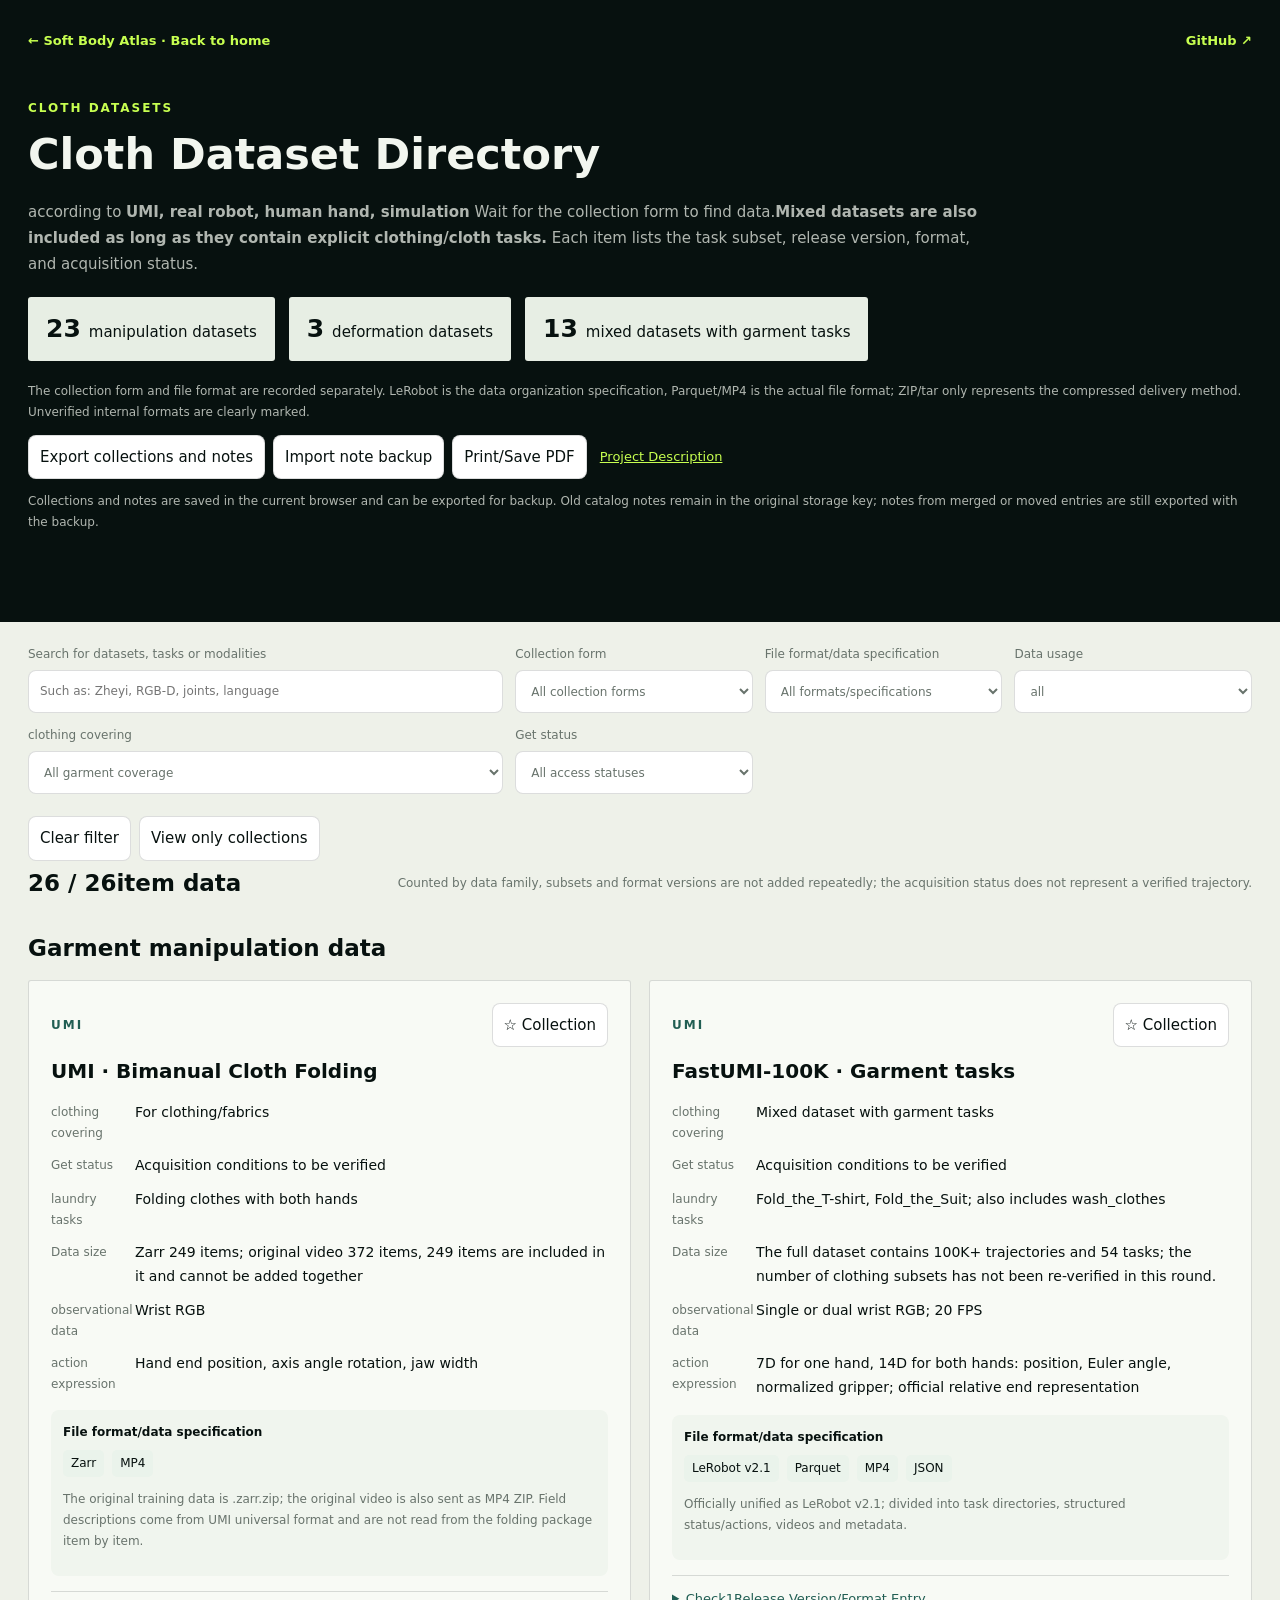
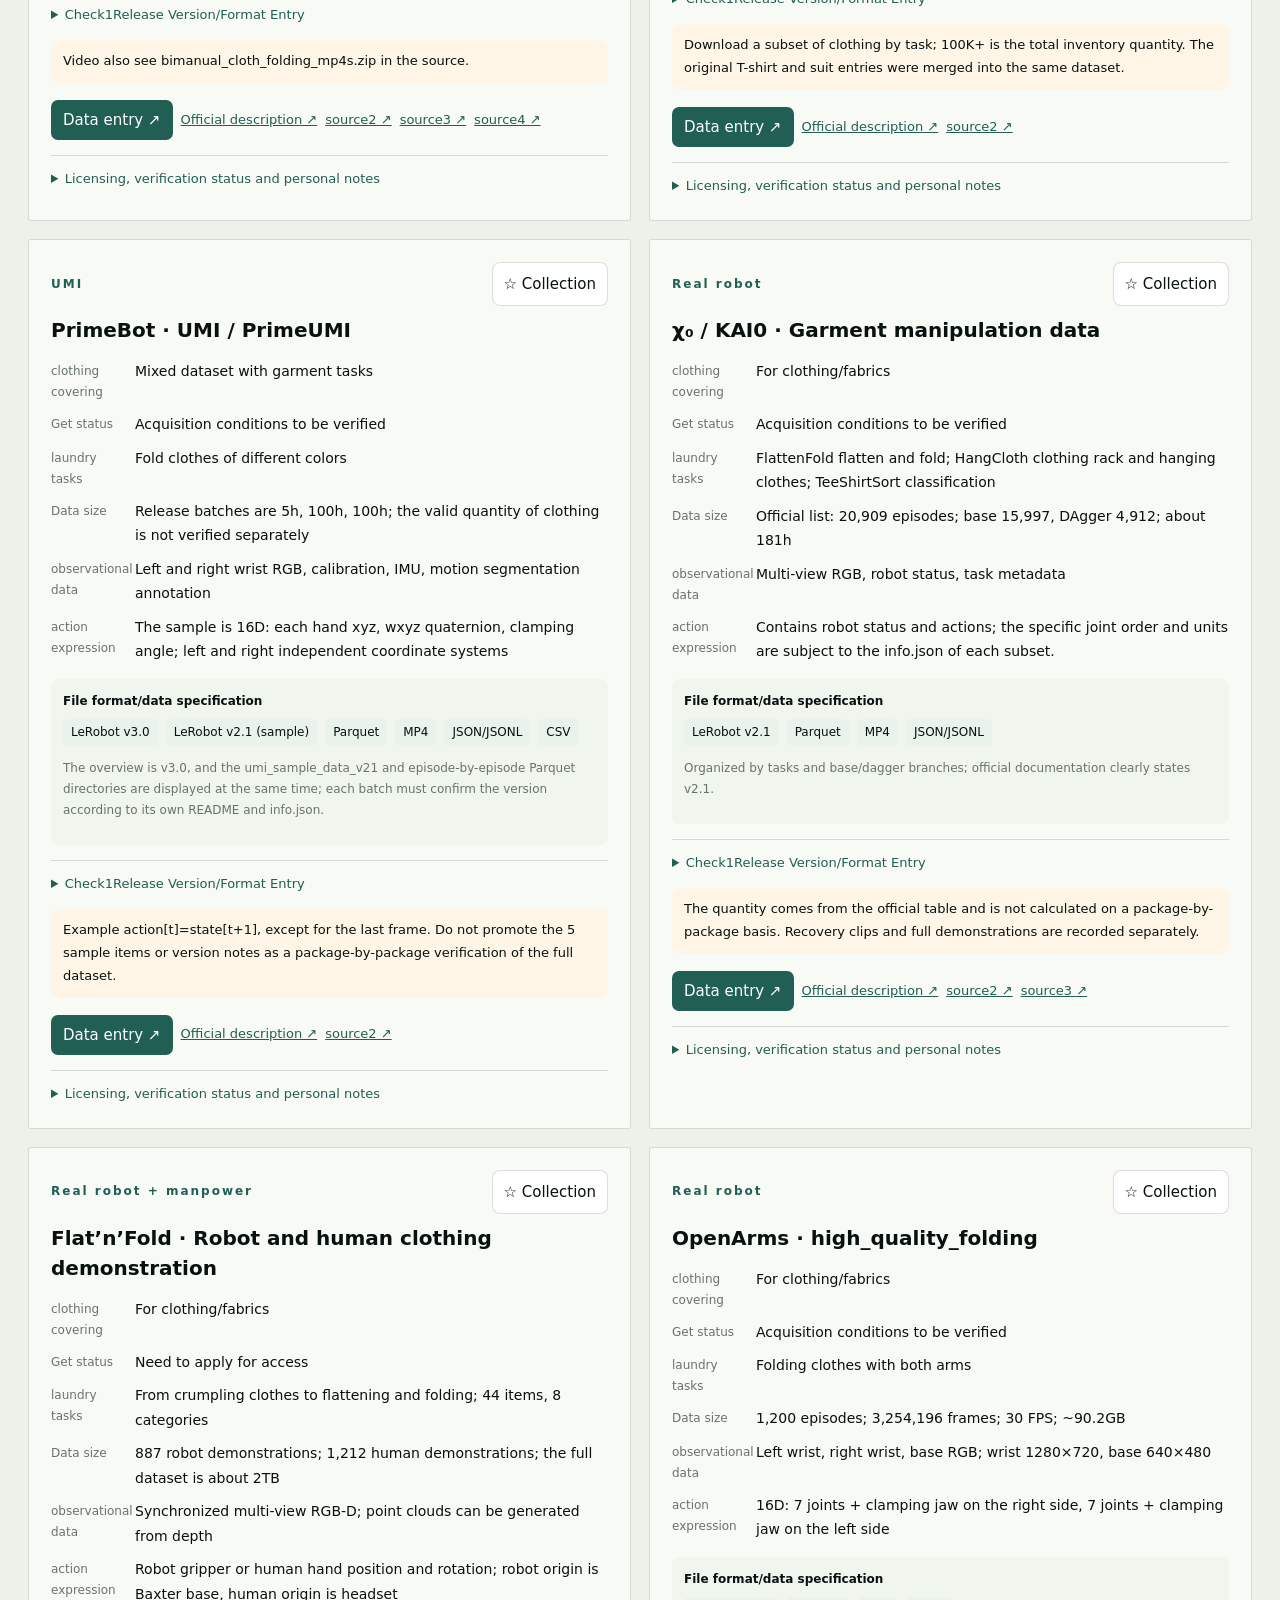
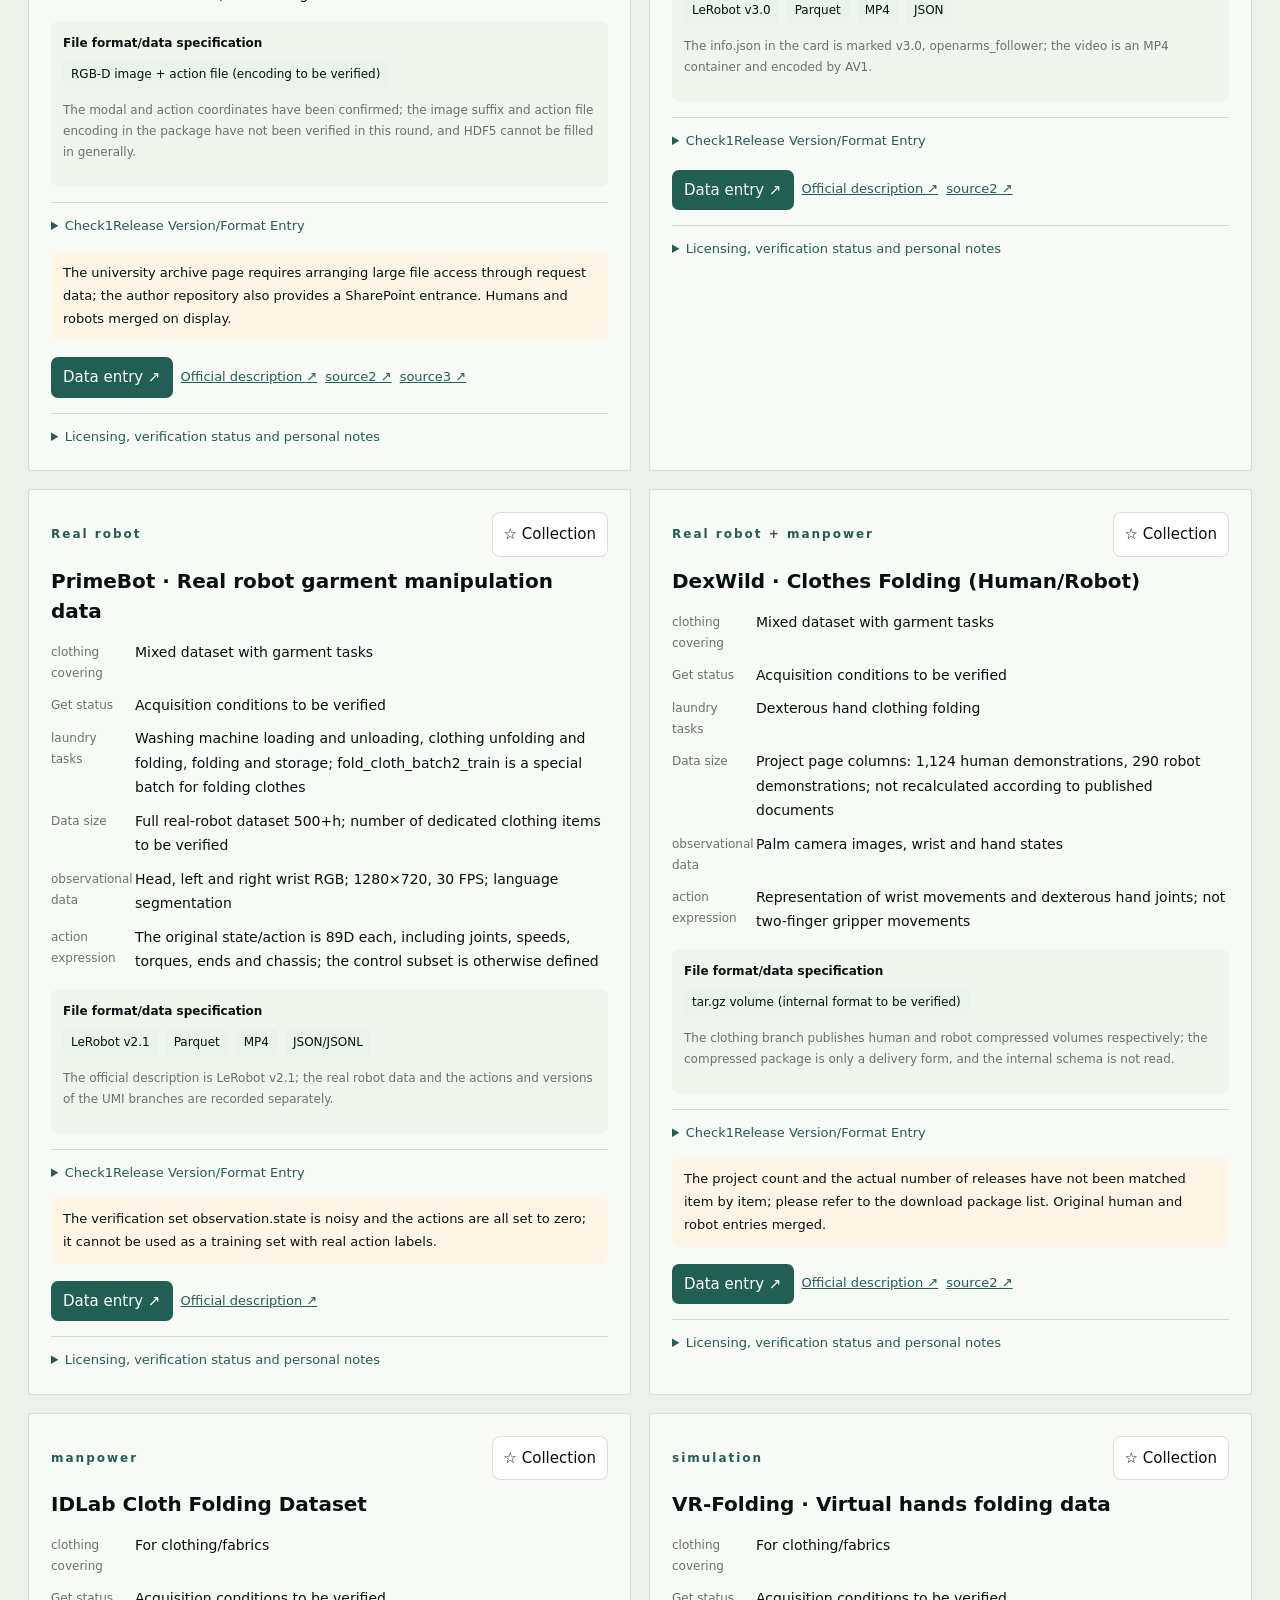
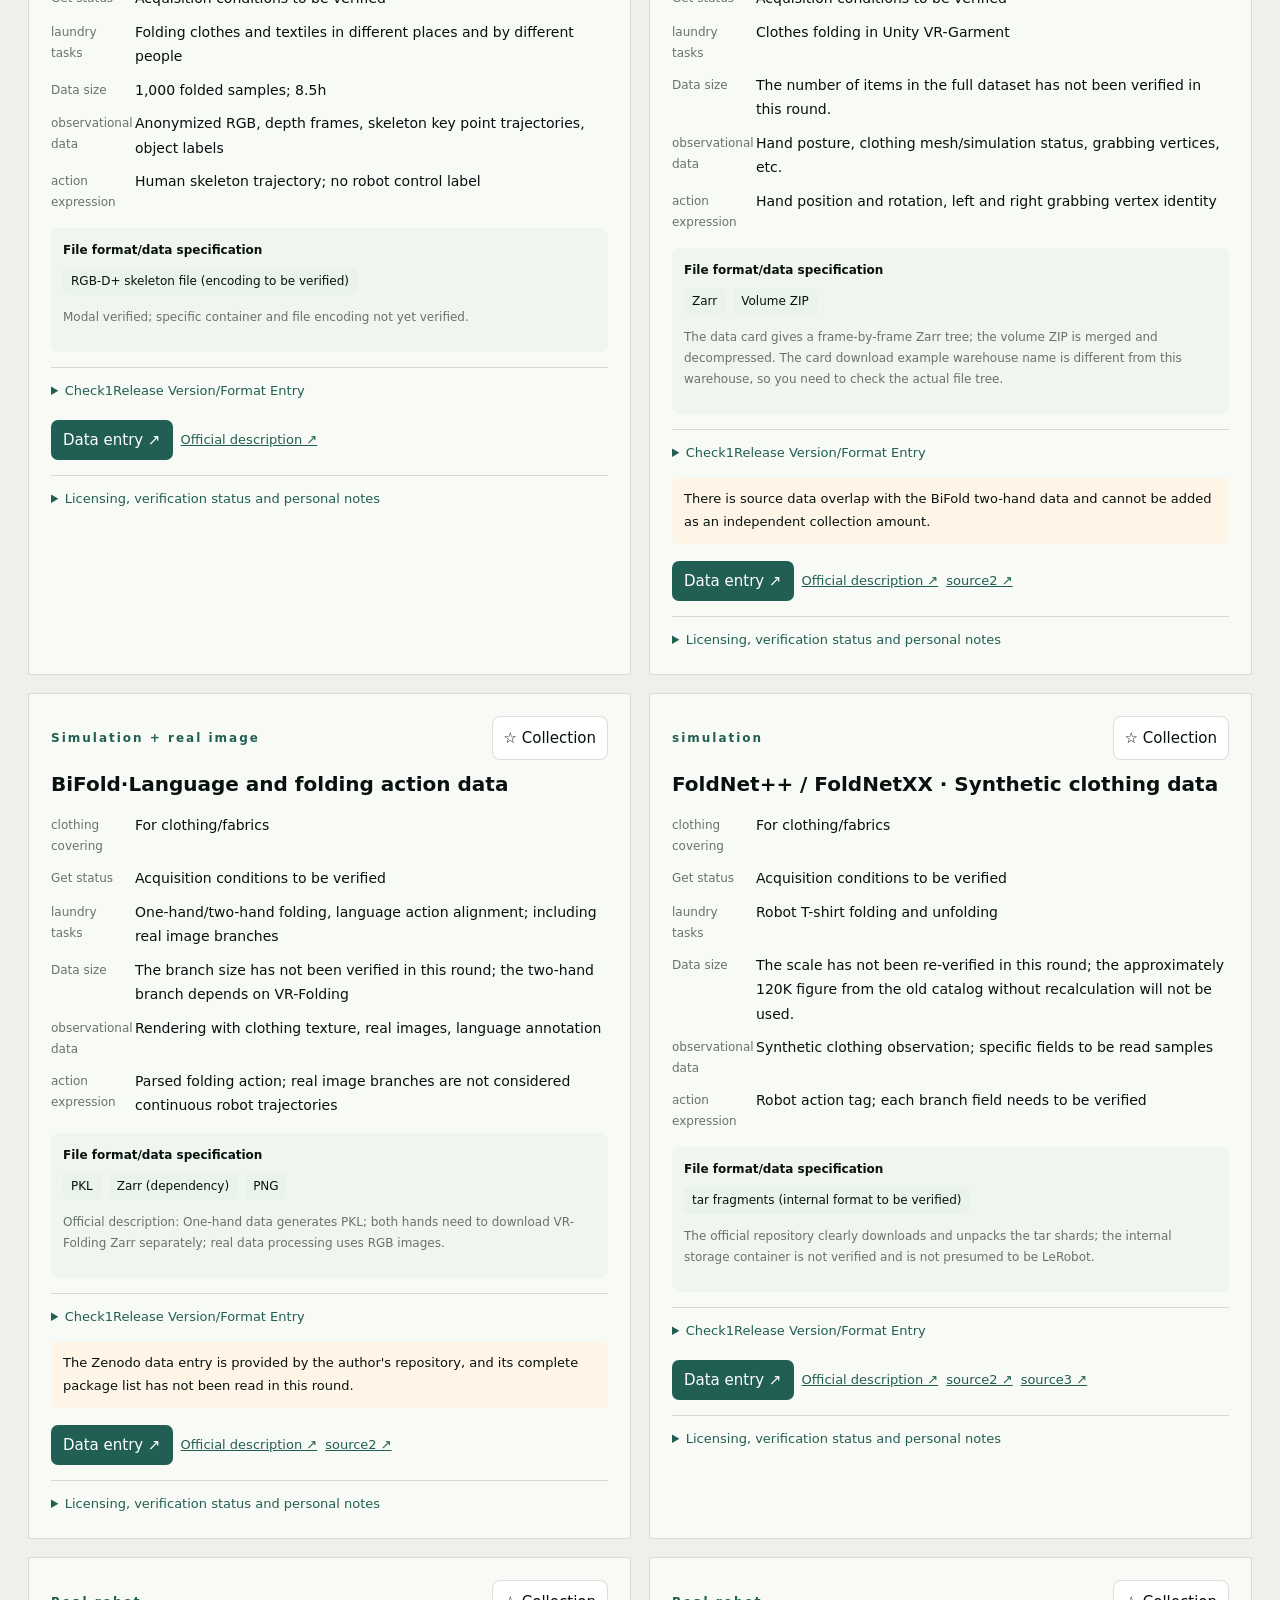
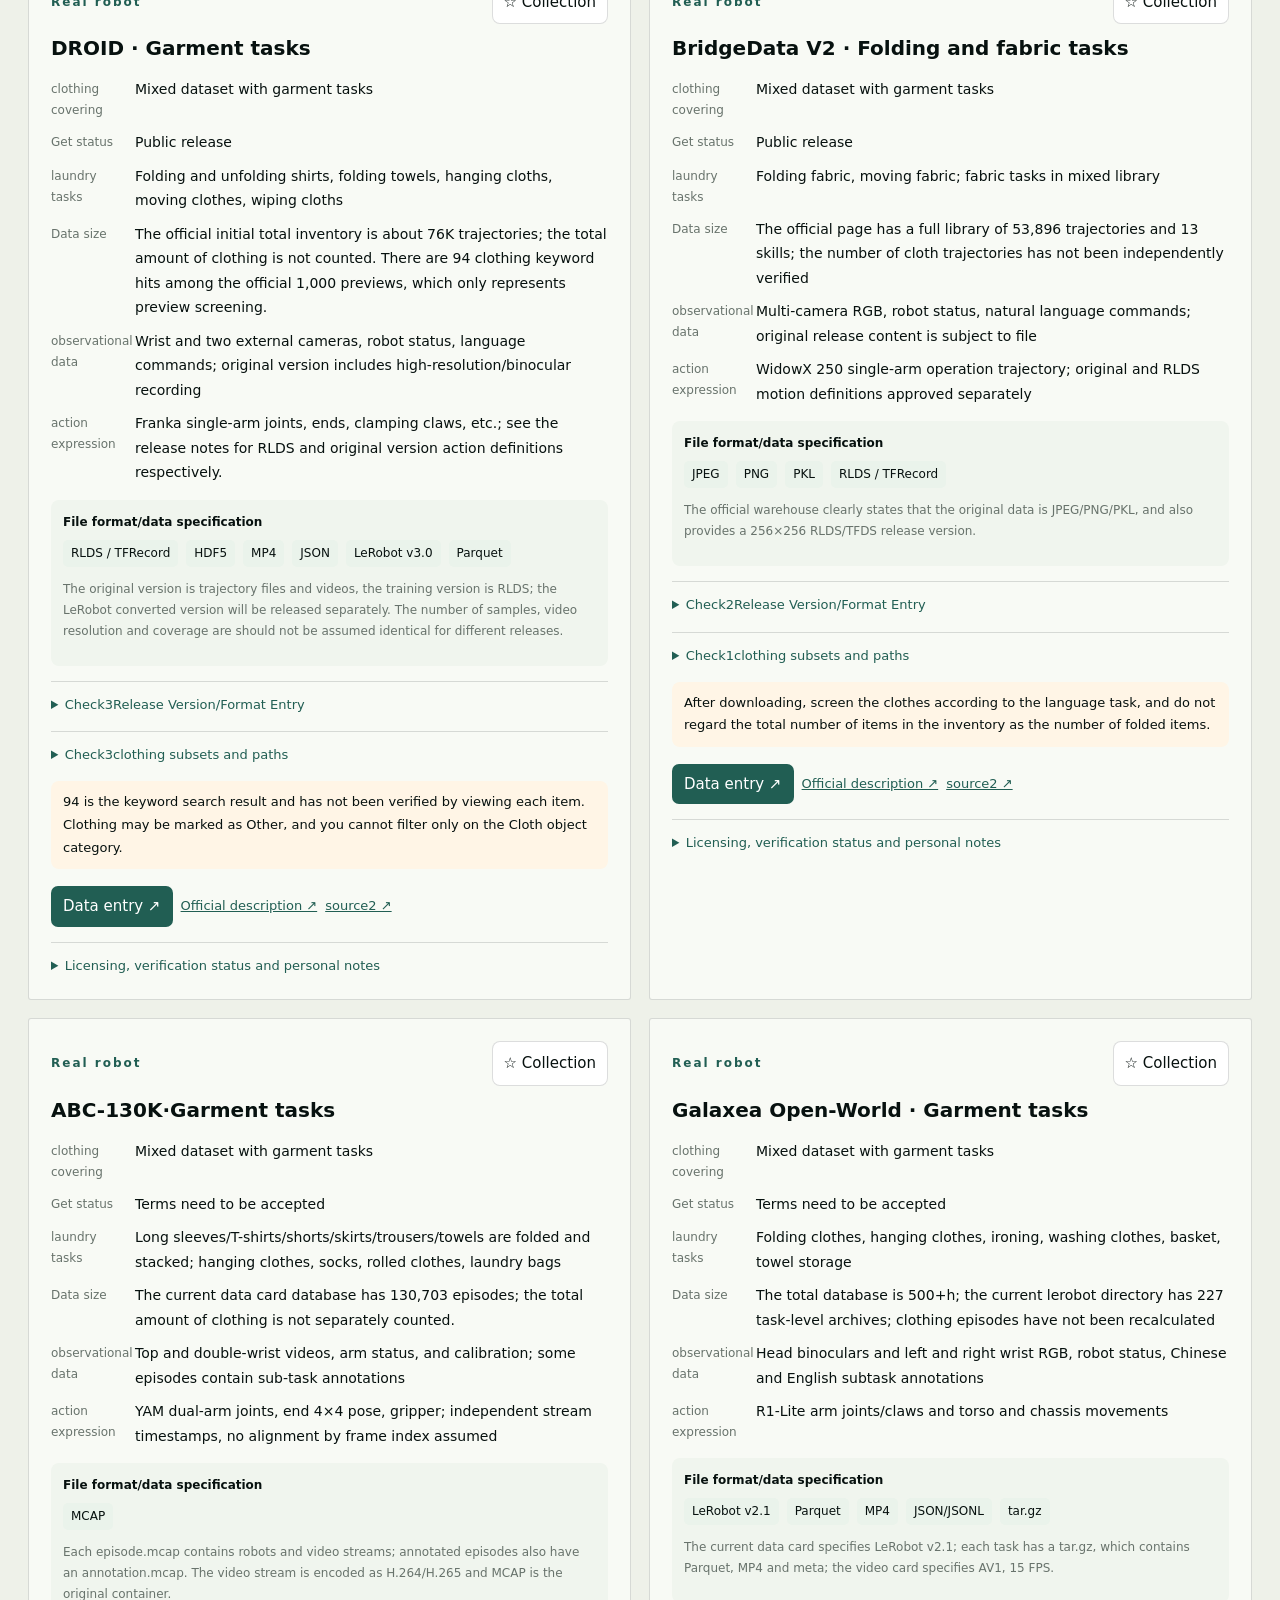
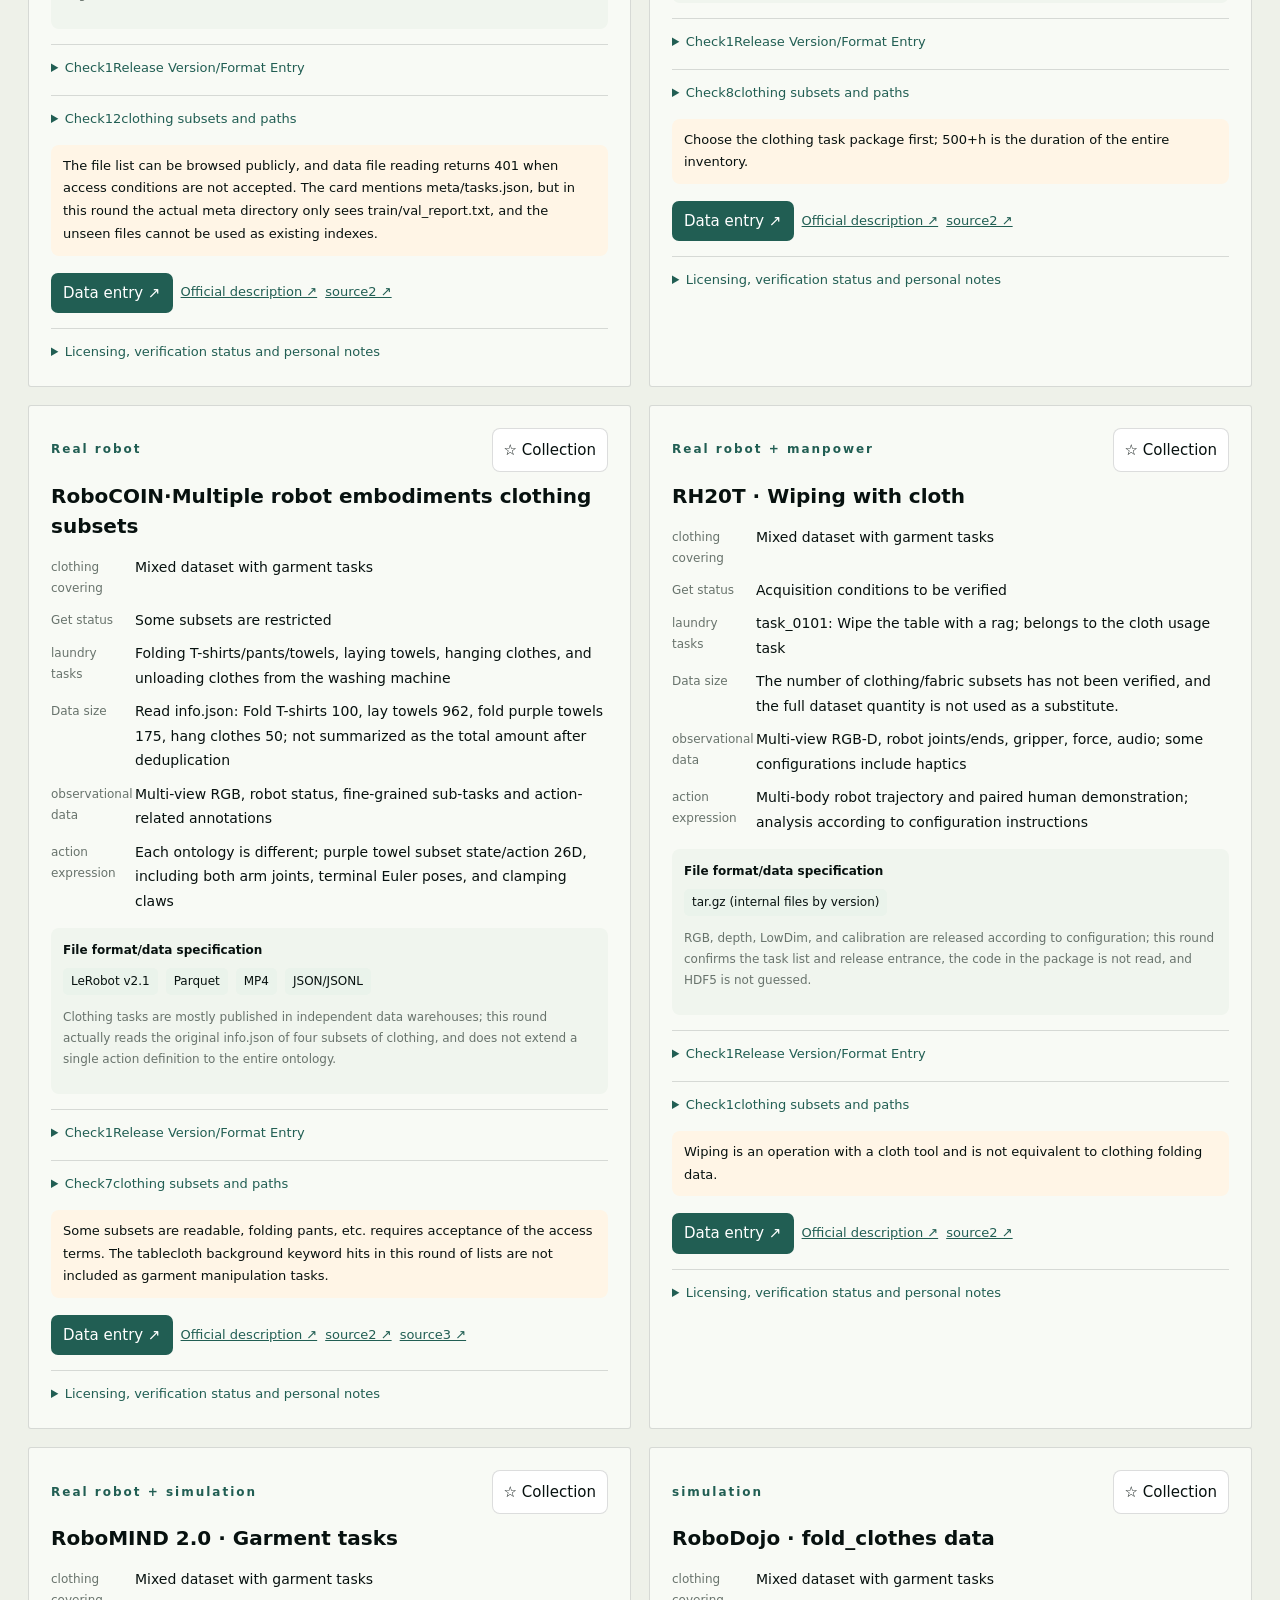
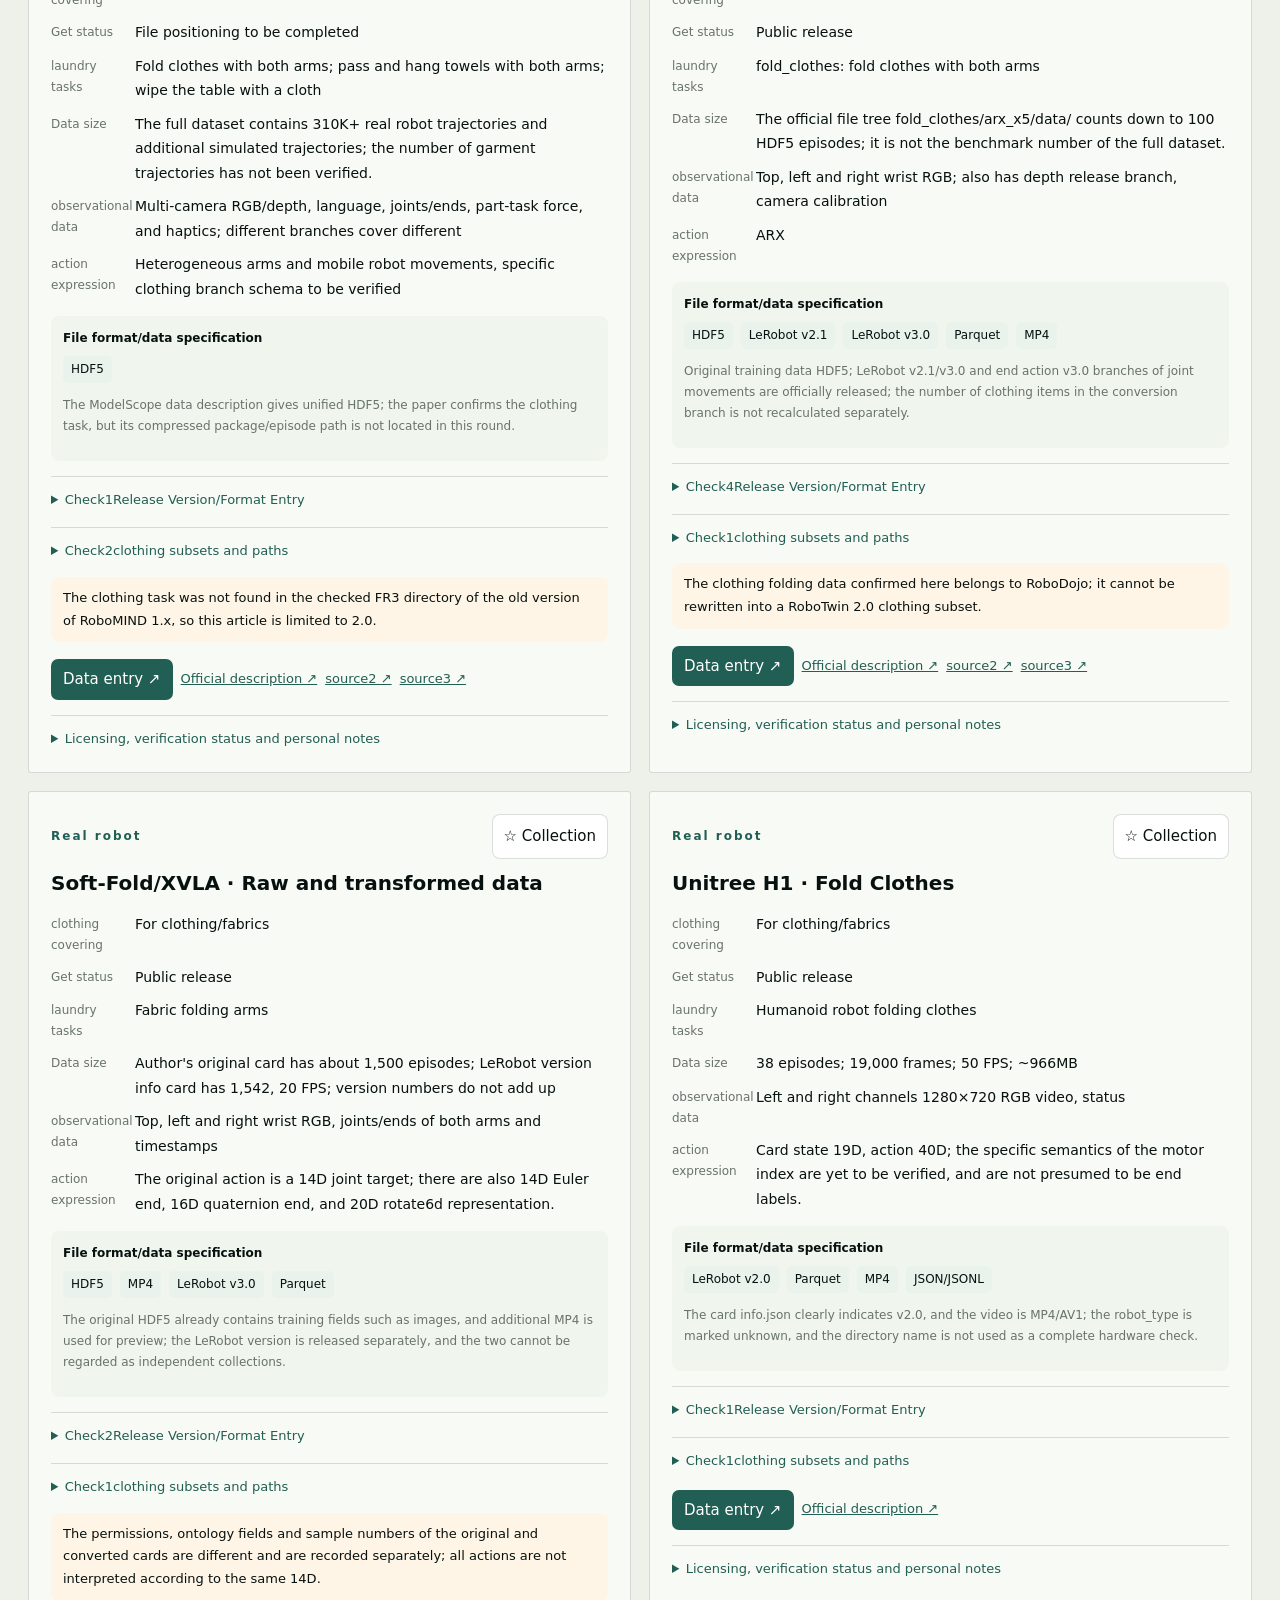
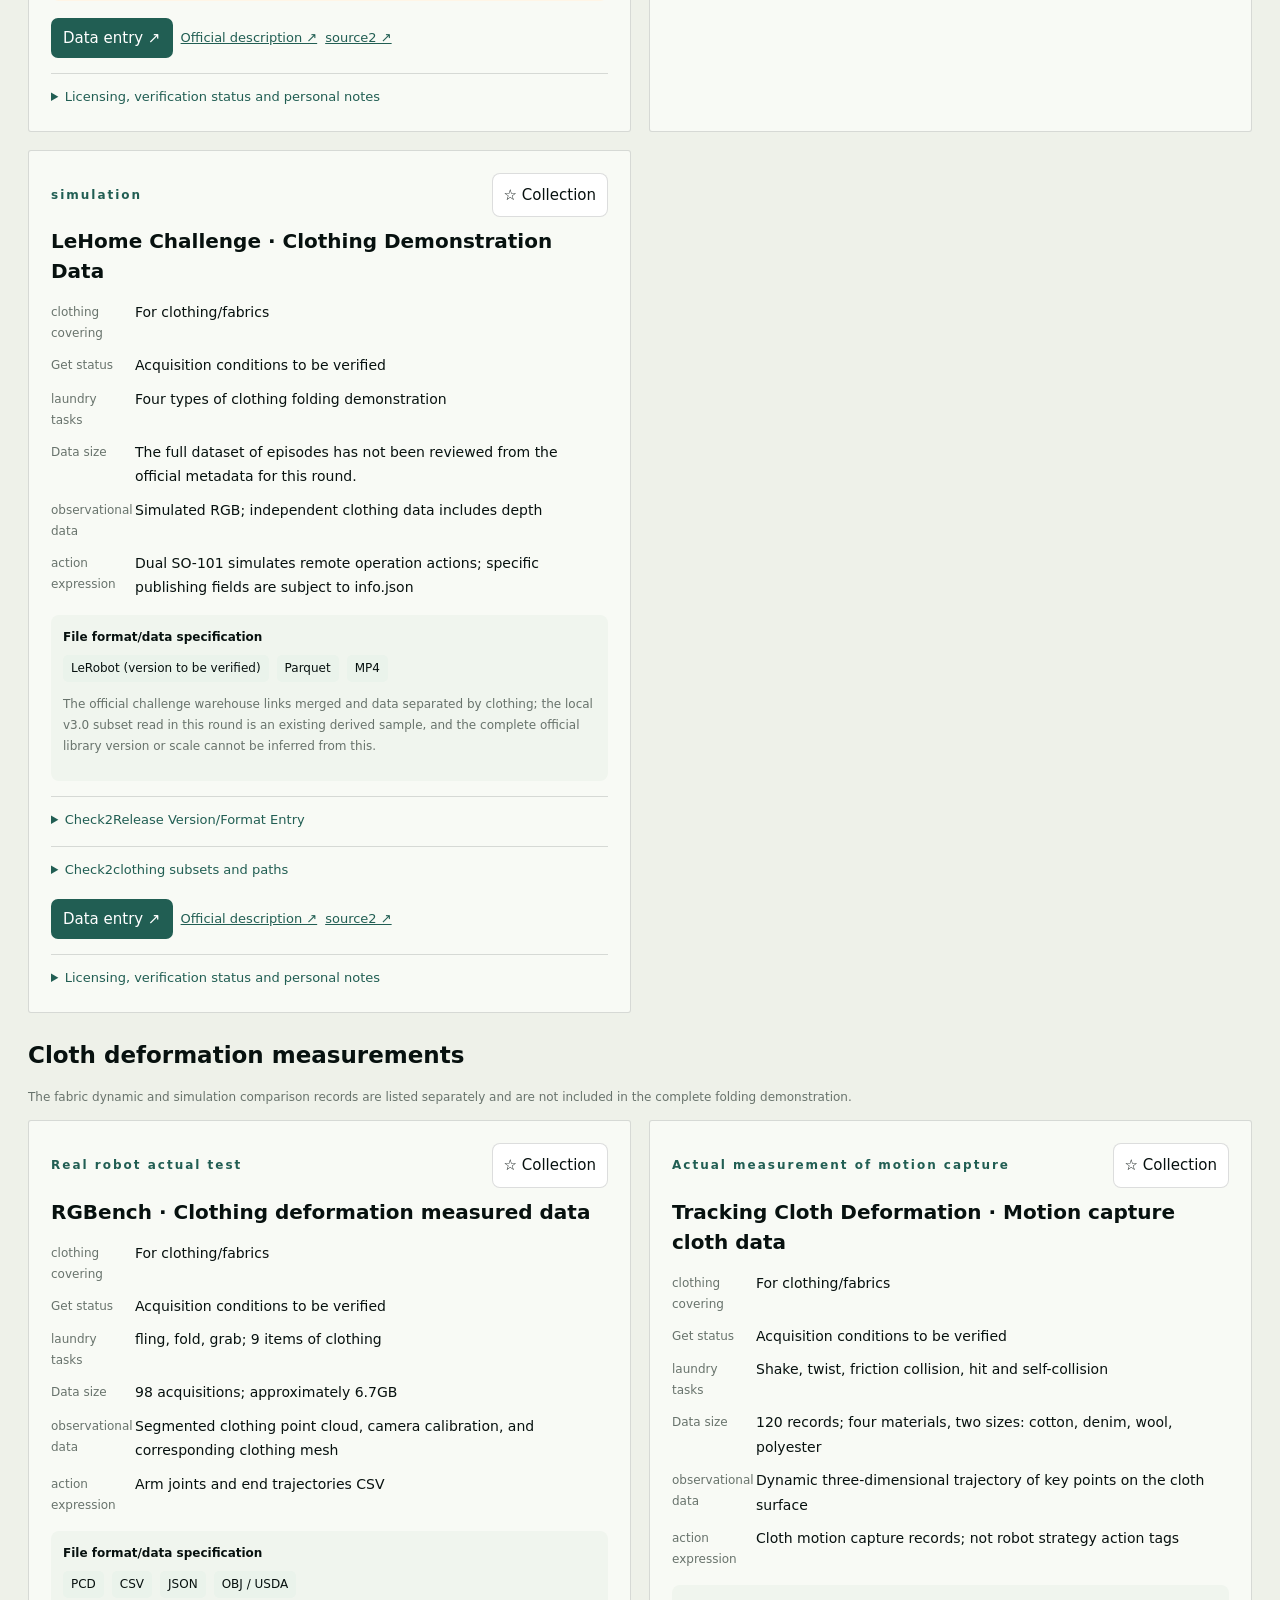
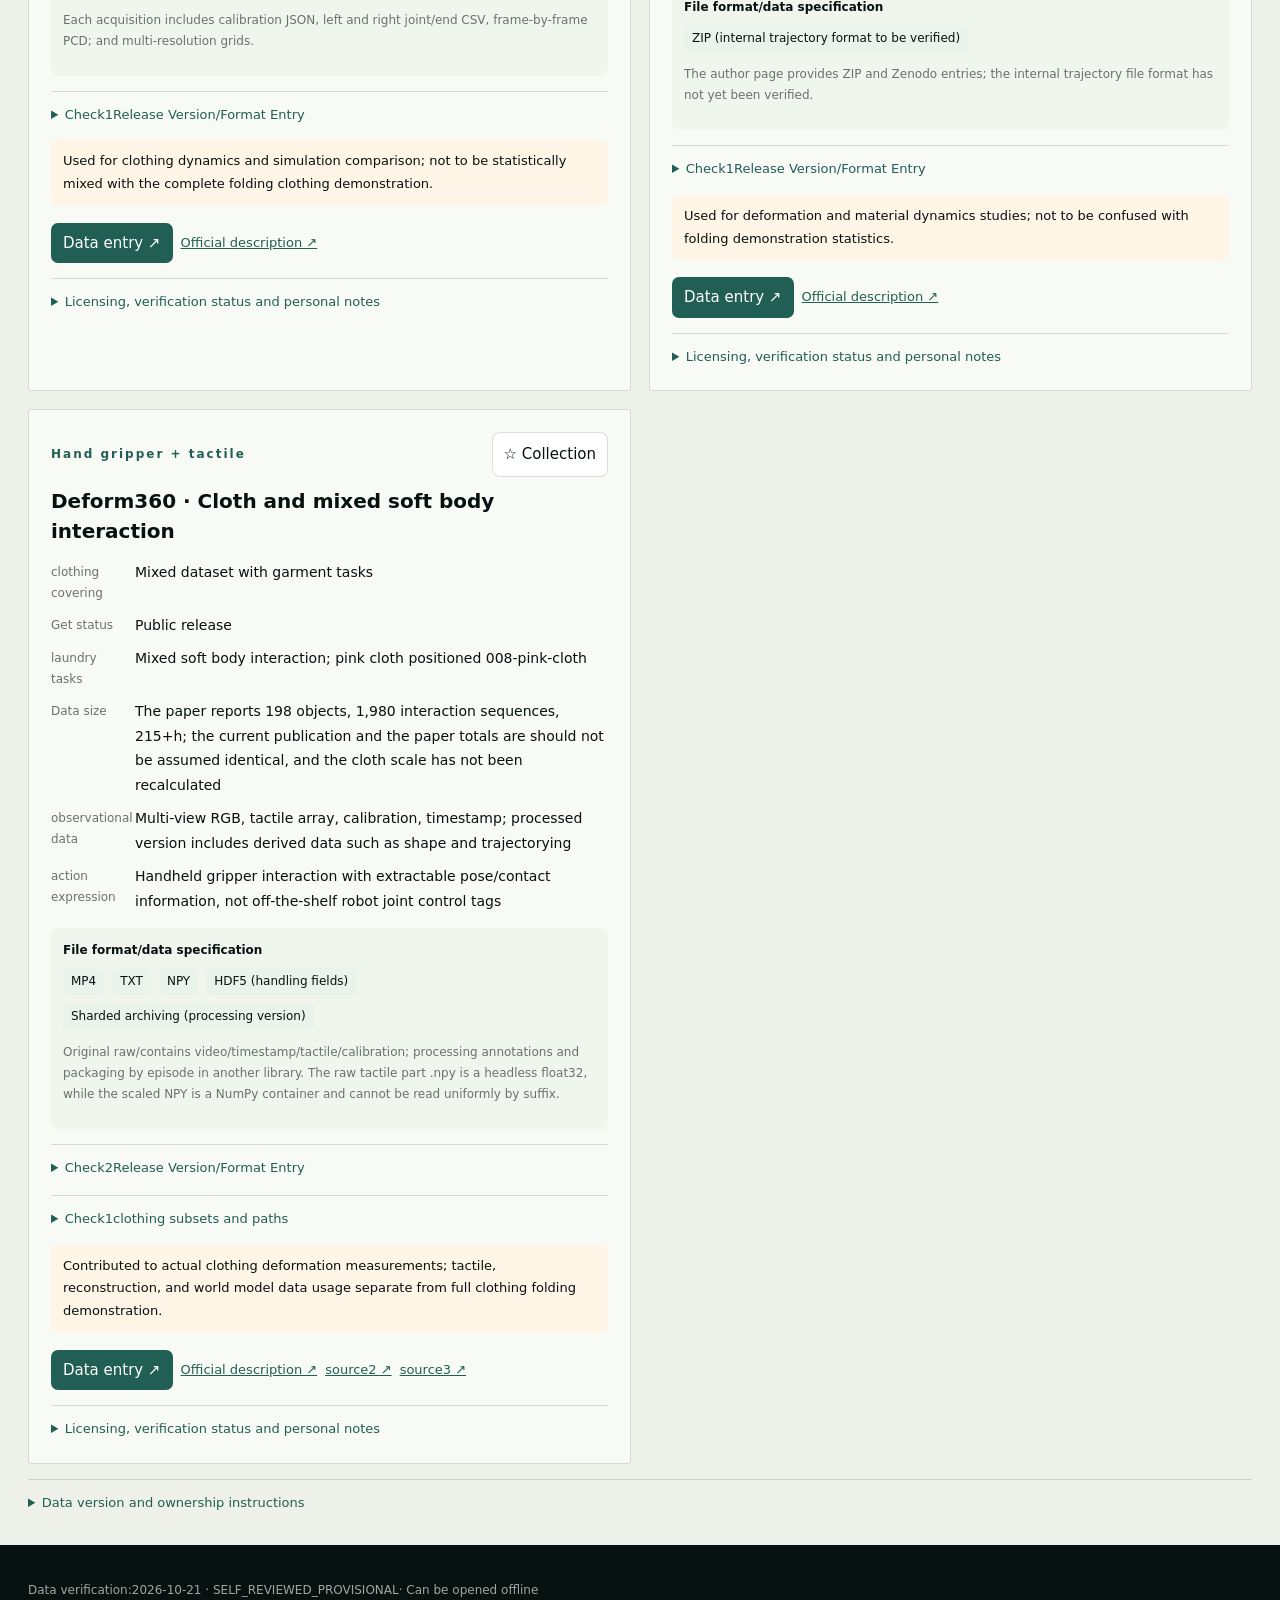
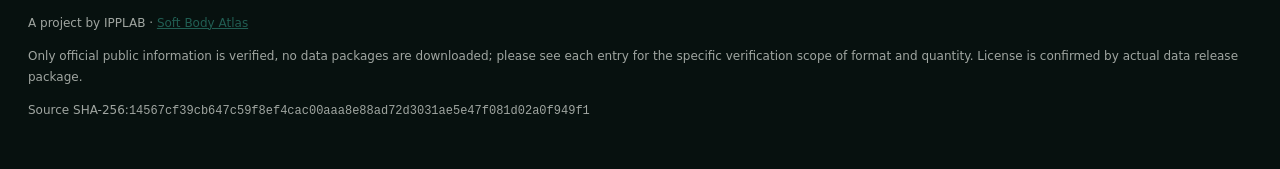
<file: datasets/cloth-datasets.html>
<!doctype html>
<html lang="en"><head><meta charset="utf-8"><meta name="viewport" content="width=device-width,initial-scale=1">
<meta name="source-sha256" content="14567cf39cb647c59f8ef4cac00aaa8e88ad72d3031ae5e47f081d02a0f949f1"><title>Cloth Dataset Directory</title>
<style>
:root{--ink:#193b34;--muted:#64766e;--line:#d9e3db;--accent:#176b5a;--paper:#f5f6f0}*{box-sizing:border-box}body{margin:0;background:var(--paper);color:var(--ink);font:15px/1.75 system-ui,-apple-system,"Noto Sans CJK SC",sans-serif}a{color:var(--accent);overflow-wrap:anywhere}button,input,select,textarea{font:inherit;color:inherit}button,select{cursor:pointer}button,input,select,textarea{border:1px solid var(--line);border-radius:8px;background:white;padding:8px 11px}button:hover{border-color:var(--accent)}:focus-visible{outline:3px solid #dca468;outline-offset:2px}.wrap{max-width:1320px;margin:auto;padding:0 28px}header{padding:38px 0 22px;border-bottom:1px solid var(--line)}h1{font-size:clamp(28px,4vw,43px);line-height:1.3;margin:8px 0 16px}h2{font-size:23px;margin:22px 0 12px}h3{font-size:20px;line-height:1.5;margin:9px 0 14px}.eyebrow{color:var(--accent);font-size:12px;letter-spacing:2px;font-weight:700}.intro{color:var(--muted);max-width:950px}.stats,.tools,.tags,.cardlinks{display:flex;flex-wrap:wrap;gap:8px}.stats{gap:14px;margin:20px 0}.stat{padding:10px 18px;background:#e7eee4;border-radius:10px}.stat b{font-size:25px;margin-right:8px}.small{font-size:12px;color:var(--muted)}.tools{align-items:center}.tools a{font-size:13px;margin:0 5px}.filters{margin:22px 0;display:grid;grid-template-columns:2fr 1fr 1fr 1fr;gap:12px}.filters label{display:flex;flex-direction:column;gap:5px;color:var(--muted);font-size:12px}input,select{min-height:43px;width:100%}.grid{display:grid;grid-template-columns:repeat(2,minmax(0,1fr));gap:18px}.card{background:white;border:1px solid var(--line);border-radius:14px;padding:22px;min-width:0;scroll-margin-top:20px}.cardtop{display:flex;align-items:center;justify-content:space-between;gap:12px}.tag{font-size:12px;padding:3px 8px;background:#eaf3eb;border-radius:5px;overflow-wrap:anywhere}.formats{padding:12px;background:#f0f5ee;border-radius:8px;margin:15px 0}.formats strong{display:block;font-size:12px;margin-bottom:7px}dl{display:grid;grid-template-columns:72px minmax(0,1fr);gap:9px 12px;margin:0}dt{color:var(--muted);font-size:12px;padding-top:2px}dd{margin:0;font-size:14px;overflow-wrap:anywhere}.notice{font-size:13px;padding:10px 12px;background:#fff5e6;border-radius:8px;margin:14px 0}.cardlinks{margin-top:17px;align-items:center}.download{background:var(--accent);color:white;text-decoration:none;padding:7px 12px;border-radius:7px}.cardlinks a:not(.download){font-size:13px}details{border-top:1px solid var(--line);padding-top:12px;margin-top:15px}summary{cursor:pointer;font-size:13px;color:var(--accent)}textarea{display:block;width:100%;min-height:70px;margin-top:8px;resize:vertical}footer{border-top:1px solid var(--line);margin-top:30px;padding:22px 0 36px}.empty{background:white;border:1px dashed var(--line);padding:28px;border-radius:12px}.resultbar{display:flex;justify-content:space-between;gap:12px;align-items:center}.resultbar h2{margin:0}#status{min-height:22px}code{overflow-wrap:anywhere}section[hidden]{display:none}button[aria-pressed=true]{background:#dff0e3}.subset,.release{padding:10px 0;border-bottom:1px solid var(--line)}.subset code{display:block;font-size:12px;margin-top:5px}.subset p,.release p{margin:4px 0}.note-label{display:block;font-size:12px;color:var(--muted);margin-top:12px}@media(max-width:760px){.wrap{padding:0 16px}.filters{grid-template-columns:1fr 1fr}.grid{grid-template-columns:1fr}.card{padding:17px}.resultbar{align-items:flex-start;flex-direction:column}header{padding-top:25px}}@media print{.filters,.tools,.fav,.personal,#status{display:none}.grid{display:block}.card{break-inside:avoid;margin-bottom:15px}header{padding-top:0}}

/* Shared Soft Body Atlas visual language */
:root{--ink:#07110f;--muted:#68736c;--line:rgba(7,17,15,.14);--accent:#215e53;--paper:#eef1e9}
header{background:#07110f;color:#f2f6ef;padding:30px 0 42px} header .small,header .intro{color:rgba(242,246,239,.72)} header .eyebrow{color:#c7ff50} header a{color:#c7ff50} header button{color:#07110f}
.project-nav{display:flex;justify-content:space-between;gap:20px;margin-bottom:45px;font-size:13px;font-weight:600}.project-nav a{text-decoration:none}.project-nav a:hover{text-decoration:underline}
.card{border-radius:3px;background:#f8faf5}.download{background:#215e53}.stat{border-radius:3px;color:#07110f}footer{background:#07110f;color:#f2f6ef}footer .small{color:rgba(242,246,239,.65)}
</style></head><body>
<header><div class="wrap"><nav class="project-nav" aria-label="Project navigation"><a href="../index.html">← Soft Body Atlas · Back to home</a><a href="https://github.com/codeofwhite/awesome-deformable-embodied-ai">GitHub ↗</a></nav><div class="eyebrow">CLOTH DATASETS</div><h1>Cloth Dataset Directory</h1>
<p class="intro">according to <strong>UMI, real robot, human hand, simulation</strong> Wait for the collection form to find data.<strong>Mixed datasets are also included as long as they contain explicit clothing/cloth tasks.</strong> Each item lists the task subset, release version, format, and acquisition status.</p>
<div id="stats" class="stats"></div>
<p class="small">The collection form and file format are recorded separately. LeRobot is the data organization specification, Parquet/MP4 is the actual file format; ZIP/tar only represents the compressed delivery method. Unverified internal formats are clearly marked.</p>
<div class="tools"><button id="export">Export collections and notes</button><button id="import">Import note backup</button><input id="import-file" type="file" accept="application/json,.json" hidden><button id="print">Print/Save PDF</button><a href="https://github.com/codeofwhite/awesome-deformable-embodied-ai/blob/main/README.zh-CN.md">Project Description</a></div>
<p class="small">Collections and notes are saved in the current browser and can be exported for backup. Old catalog notes remain in the original storage key; notes from merged or moved entries are still exported with the backup.</p><p id="status" class="small" role="status" aria-live="polite"></p>
</div></header>
<main class="wrap"><div class="filters"><label>Search for datasets, tasks or modalities<input id="search" type="search" placeholder="Such as: Zheyi, RGB-D, joints, language"></label><label>Collection form<select id="form"></select></label><label>File format/data specification<select id="format"></select></label><label>Data usage<select id="section"><option value="">all</option><option>Manipulation data</option><option>Cloth deformation measurements</option></select></label><label>clothing covering<select id="coverage"></select></label><label>Get status<select id="availability"></select></label></div>
<div class="tools"><button id="reset">Clear filter</button><button id="favorites" aria-pressed="false">View only collections</button></div>
<div class="resultbar"><h2 id="count" aria-live="polite"></h2><p class="small">Counted by data family, subsets and format versions are not added repeatedly; the acquisition status does not represent a verified trajectory.</p></div>
<section id="operation"><h2>Garment manipulation data</h2><div id="operation-results" class="grid"></div></section>
<section id="physical"><h2>Cloth deformation measurements</h2><p class="small">The fabric dynamic and simulation comparison records are listed separately and are not included in the complete folding demonstration.</p><div id="physical-results" class="grid"></div></section><div id="empty" class="empty" hidden>No matching datasets, please adjust the filter criteria.</div>
<details id="attribution"><summary>Data version and ownership instructions</summary></details>
<noscript>This interactive directory requires JavaScript to be enabled; the data is embedded in this page.</noscript></main>
<footer><div class="wrap"><p id="stamp" class="small"></p><p class="small">A project by IPPLAB · <a href="../index.html">Soft Body Atlas</a></p><p class="small">Only official public information is verified, no data packages are downloaded; please see each entry for the specific verification scope of format and quantity. License is confirmed by actual data release package.</p><p class="small">Source SHA-256:<code>14567cf39cb647c59f8ef4cac00aaa8e88ad72d3031ae5e47f081d02a0f949f1</code></p></div></footer>
<script id="catalog-data" type="application/json">{"schema_version":3,"title":"Cloth Dataset Directory","checked_at":"2026-10-21","scope":"As long as the mixed data set contains clear clothing/fabric tasks, it can be included; locate the specific subset and distinguish the collection form, release version, file format and acquisition status. Tools, methods and environment entries are still not accepted.","review_status":"SELF_REVIEWED_PROVISIONAL","verification_scope":"Official webpage, task directory, data card and small metadata verification; original info.json and file list count are only declared in the corresponding entry and do not indicate that the trajectory has been downloaded or verified.","resources":[{"id":"umi-cloth","name":"UMI · Bimanual Cloth Folding","collection_form":"UMI","section":"Manipulation data","tasks":"Folding clothes with both hands","scale":"Zarr 249 items; original video 372 items, 249 items are included in it and cannot be added together","observations":"Wrist RGB","actions":"Hand end position, axis angle rotation, jaw width","formats":["Zarr","MP4"],"format_detail":"The original training data is .zarr.zip; the original video is also sent as MP4 ZIP. Field descriptions come from UMI universal format and are not read from the folding package item by item.","download_url":"https://real.stanford.edu/umi/data/bimanual_cloth_folding/bimanual_cloth_folding.zarr.zip","access_notes":"Video also see bimanual_cloth_folding_mp4s.zip in the source.","license":"Community label MIT; specific release package license still needs to be confirmed","sources":[{"title":"Official data and instructions","url":"https://umi-data.github.io/"},{"title":"Official Project/Data/Description 2","url":"https://umi-gripper.github.io/"},{"title":"Official Project/Data/Description 3","url":"https://real.stanford.edu/umi/data/bimanual_cloth_folding/bimanual_cloth_folding.zarr.zip"},{"title":"Official Project/Data/Description 4","url":"https://real.stanford.edu/umi/data/bimanual_cloth_folding/bimanual_cloth_folding_mp4s.zip"}],"checked_at":"2026-10-21","verification":"Official description verified; data package not downloaded","coverage":"For clothing/fabrics","availability":"Acquisition conditions to be verified","subsets":[],"releases":[{"label":"Current release entrance","formats":["Zarr","MP4"],"url":"https://real.stanford.edu/umi/data/bimanual_cloth_folding/bimanual_cloth_folding.zarr.zip","provenance":"Author publishing entrance","coverage_note":"The original training data is .zarr.zip; the original video is also sent as MP4 ZIP. Field descriptions come from UMI universal format and are not read from the folding package item by item."}]},{"id":"fastumi-tshirt","name":"FastUMI-100K · Garment tasks","collection_form":"UMI","section":"Manipulation data","tasks":"Fold_the_T-shirt, Fold_the_Suit; also includes wash_clothes","scale":"The full dataset contains 100K+ trajectories and 54 tasks; the number of clothing subsets has not been re-verified in this round.","observations":"Single or dual wrist RGB; 20 FPS","actions":"7D for one hand, 14D for both hands: position, Euler angle, normalized gripper; official relative end representation","formats":["LeRobot v2.1","Parquet","MP4","JSON"],"format_detail":"Officially unified as LeRobot v2.1; divided into task directories, structured status/actions, videos and metadata.","download_url":"https://huggingface.co/datasets/IPEC-COMMUNITY/FastUMI_100k_lerobot","access_notes":"Download a subset of clothing by task; 100K+ is the total inventory quantity. The original T-shirt and suit entries were merged into the same dataset.","license":"Apache-2.0 (author data card)","sources":[{"title":"Official data and instructions","url":"https://huggingface.co/datasets/fastumi100k/fastumi100k/blob/main/README.md"},{"title":"Official Project/Data/Description 1","url":"https://huggingface.co/datasets/IPEC-COMMUNITY/FastUMI_100k_lerobot/raw/main/dual_arm/Fold_the_T-shirt/meta/info.json"}],"checked_at":"2026-10-21","verification":"Official description verified; data package not downloaded","coverage":"Mixed dataset with garment tasks","availability":"Acquisition conditions to be verified","subsets":[],"releases":[{"label":"Current release entrance","formats":["LeRobot v2.1","Parquet","MP4","JSON"],"url":"https://huggingface.co/datasets/IPEC-COMMUNITY/FastUMI_100k_lerobot","provenance":"Author publishing entrance","coverage_note":"Officially unified as LeRobot v2.1; divided into task directories, structured status/actions, videos and metadata."}]},{"id":"primebot-umi","name":"PrimeBot · UMI / PrimeUMI","collection_form":"UMI","section":"Manipulation data","tasks":"Fold clothes of different colors","scale":"Release batches are 5h, 100h, 100h; the valid quantity of clothing is not verified separately","observations":"Left and right wrist RGB, calibration, IMU, motion segmentation annotation","actions":"The sample is 16D: each hand xyz, wxyz quaternion, clamping angle; left and right independent coordinate systems","formats":["LeRobot v3.0","LeRobot v2.1 (sample)","Parquet","MP4","JSON/JSONL","CSV"],"format_detail":"The overview is v3.0, and the umi_sample_data_v21 and episode-by-episode Parquet directories are displayed at the same time; each batch must confirm the version according to its own README and info.json.","download_url":"https://huggingface.co/datasets/challenge-2026/challenge_data","access_notes":"Example action[t]=state[t+1], except for the last frame. Do not promote the 5 sample items or version notes as a package-by-package verification of the full dataset.","license":"CC BY-SA 4.0 (author card)","sources":[{"title":"Official data and instructions","url":"https://huggingface.co/datasets/challenge-2026/challenge_data/blob/main/README.md"},{"title":"Official Project/Data/Description 2","url":"https://bimanual-robot-learning.github.io/"}],"checked_at":"2026-10-21","verification":"Official description verified; data package not downloaded","coverage":"Mixed dataset with garment tasks","availability":"Acquisition conditions to be verified","subsets":[],"releases":[{"label":"Current release entrance","formats":["LeRobot v3.0","LeRobot v2.1 (sample)","Parquet","MP4","JSON/JSONL","CSV"],"url":"https://huggingface.co/datasets/challenge-2026/challenge_data","provenance":"Author publishing entrance","coverage_note":"The overview is v3.0, and the umi_sample_data_v21 and episode-by-episode Parquet directories are displayed at the same time; each batch must confirm the version according to its own README and info.json."}]},{"id":"kai0","name":"χ₀ / KAI0 · Garment manipulation data","collection_form":"Real robot","section":"Manipulation data","tasks":"FlattenFold flatten and fold; HangCloth clothing rack and hanging clothes; TeeShirtSort classification","scale":"Official list: 20,909 episodes; base 15,997, DAgger 4,912; about 181h","observations":"Multi-view RGB, robot status, task metadata","actions":"Contains robot status and actions; the specific joint order and units are subject to the info.json of each subset.","formats":["LeRobot v2.1","Parquet","MP4","JSON/JSONL"],"format_detail":"Organized by tasks and base/dagger branches; official documentation clearly states v2.1.","download_url":"https://huggingface.co/datasets/OpenDriveLab-org/Kai0","access_notes":"The quantity comes from the official table and is not calculated on a package-by-package basis. Recovery clips and full demonstrations are recorded separately.","license":"CC BY-NC-SA 4.0 (data)","sources":[{"title":"Official data and instructions","url":"https://github.com/OpenDriveLab/kai0/blob/main/docs/dataset.md"},{"title":"Official Project/Data/Description 2","url":"https://github.com/OpenDriveLab/kai0"},{"title":"Official Project/Data/Description 3","url":"https://huggingface.co/datasets/OpenDriveLab-org/Kai0/raw/main/Task_A/base/meta/info.json"}],"checked_at":"2026-10-21","verification":"Official description verified; data package not downloaded","coverage":"For clothing/fabrics","availability":"Acquisition conditions to be verified","subsets":[],"releases":[{"label":"Current release entrance","formats":["LeRobot v2.1","Parquet","MP4","JSON/JSONL"],"url":"https://huggingface.co/datasets/OpenDriveLab-org/Kai0","provenance":"Author publishing entrance","coverage_note":"Organized by tasks and base/dagger branches; official documentation clearly states v2.1."}]},{"id":"flatnfold-robot","name":"Flat’n’Fold · Robot and human clothing demonstration","collection_form":"Real robot + manpower","section":"Manipulation data","tasks":"From crumpling clothes to flattening and folding; 44 items, 8 categories","scale":"887 robot demonstrations; 1,212 human demonstrations; the full dataset is about 2TB","observations":"Synchronized multi-view RGB-D; point clouds can be generated from depth","actions":"Robot gripper or human hand position and rotation; robot origin is Baxter base, human origin is headset","formats":["RGB-D image + action file (encoding to be verified)"],"format_detail":"The modal and action coordinates have been confirmed; the image suffix and action file encoding in the package have not been verified in this round, and HDF5 cannot be filled in generally.","download_url":"https://researchdata.gla.ac.uk/1881/","access_notes":"The university archive page requires arranging large file access through request data; the author repository also provides a SharePoint entrance. Humans and robots merged on display.","license":"CC BY 4.0 (University Archive Page)","sources":[{"title":"Official data and instructions","url":"https://github.com/lipeng-zhuang521/flat-n-fold"},{"title":"Official Project/Data/Description 1","url":"https://github.com/lipeng-zhuang521/flat-n-fold/blob/main/README.md"},{"title":"Official Project/Data/Description 2","url":"https://researchdata.gla.ac.uk/1881/"}],"checked_at":"2026-10-21","verification":"Official description verified; data package not downloaded","coverage":"For clothing/fabrics","availability":"Need to apply for access","subsets":[],"releases":[{"label":"Current release entrance","formats":["RGB-D image + action file (encoding to be verified)"],"url":"https://researchdata.gla.ac.uk/1881/","provenance":"Author publishing entrance","coverage_note":"The modal and action coordinates have been confirmed; the image suffix and action file encoding in the package have not been verified in this round, and HDF5 cannot be filled in generally."}]},{"id":"openarm-fold","name":"OpenArms · high_quality_folding","collection_form":"Real robot","section":"Manipulation data","tasks":"Folding clothes with both arms","scale":"1,200 episodes; 3,254,196 frames; 30 FPS; ~90.2GB","observations":"Left wrist, right wrist, base RGB; wrist 1280×720, base 640×480","actions":"16D: 7 joints + clamping jaw on the right side, 7 joints + clamping jaw on the left side","formats":["LeRobot v3.0","Parquet","MP4","JSON"],"format_detail":"The info.json in the card is marked v3.0, openarms_follower; the video is an MP4 container and encoded by AV1.","download_url":"https://huggingface.co/datasets/lerobot/high_quality_folding","access_notes":"","license":"Apache-2.0 (data card)","sources":[{"title":"Official data and instructions","url":"https://huggingface.co/datasets/lerobot/high_quality_folding"},{"title":"Official Project/Data/Description 2","url":"https://lerobot-robot-folding.hf.space/"}],"checked_at":"2026-10-21","verification":"Official description verified; data package not downloaded","coverage":"For clothing/fabrics","availability":"Acquisition conditions to be verified","subsets":[],"releases":[{"label":"Current release entrance","formats":["LeRobot v3.0","Parquet","MP4","JSON"],"url":"https://huggingface.co/datasets/lerobot/high_quality_folding","provenance":"Author publishing entrance","coverage_note":"The info.json in the card is marked v3.0, openarms_follower; the video is an MP4 container and encoded by AV1."}]},{"id":"primebot-real","name":"PrimeBot · Real robot garment manipulation data","collection_form":"Real robot","section":"Manipulation data","tasks":"Washing machine loading and unloading, clothing unfolding and folding, folding and storage; fold_cloth_batch2_train is a special batch for folding clothes","scale":"Full real-robot dataset 500+h; number of dedicated clothing items to be verified","observations":"Head, left and right wrist RGB; 1280×720, 30 FPS; language segmentation","actions":"The original state/action is 89D each, including joints, speeds, torques, ends and chassis; the control subset is otherwise defined","formats":["LeRobot v2.1","Parquet","MP4","JSON/JSONL"],"format_detail":"The official description is LeRobot v2.1; the real robot data and the actions and versions of the UMI branches are recorded separately.","download_url":"https://huggingface.co/datasets/challenge-2026/challenge_data","access_notes":"The verification set observation.state is noisy and the actions are all set to zero; it cannot be used as a training set with real action labels.","license":"CC BY-SA 4.0 (author card)","sources":[{"title":"Official data and instructions","url":"https://huggingface.co/datasets/challenge-2026/challenge_data/blob/main/README.md"}],"checked_at":"2026-10-21","verification":"Official description verified; data package not downloaded","coverage":"Mixed dataset with garment tasks","availability":"Acquisition conditions to be verified","subsets":[],"releases":[{"label":"Current release entrance","formats":["LeRobot v2.1","Parquet","MP4","JSON/JSONL"],"url":"https://huggingface.co/datasets/challenge-2026/challenge_data","provenance":"Author publishing entrance","coverage_note":"The official description is LeRobot v2.1; the real robot data and the actions and versions of the UMI branches are recorded separately."}]},{"id":"dexwild-robot","name":"DexWild · Clothes Folding (Human/Robot)","collection_form":"Real robot + manpower","section":"Manipulation data","tasks":"Dexterous hand clothing folding","scale":"Project page columns: 1,124 human demonstrations, 290 robot demonstrations; not recalculated according to published documents","observations":"Palm camera images, wrist and hand states","actions":"Representation of wrist movements and dexterous hand joints; not two-finger gripper movements","formats":["tar.gz volume (internal format to be verified)"],"format_detail":"The clothing branch publishes human and robot compressed volumes respectively; the compressed package is only a delivery form, and the internal schema is not read.","download_url":"https://huggingface.co/datasets/boardd/dexwild-dataset/tree/main/clothes_folding_data","access_notes":"The project count and the actual number of releases have not been matched item by item; please refer to the download package list. Original human and robot entries merged.","license":"The data warehouse is labeled MIT; the license in the specific package has not been verified on a file-by-file basis.","sources":[{"title":"Official data and instructions","url":"https://dexwild.github.io/"},{"title":"Official Project/Data/Description 2","url":"https://huggingface.co/datasets/boardd/dexwild-dataset/tree/main/clothes_folding_data/robot"}],"checked_at":"2026-10-21","verification":"Official description verified; data package not downloaded","coverage":"Mixed dataset with garment tasks","availability":"Acquisition conditions to be verified","subsets":[],"releases":[{"label":"Current release entrance","formats":["tar.gz volume (internal format to be verified)"],"url":"https://huggingface.co/datasets/boardd/dexwild-dataset/tree/main/clothes_folding_data","provenance":"Author publishing entrance","coverage_note":"The clothing branch publishes human and robot compressed volumes respectively; the compressed package is only a delivery form, and the internal schema is not read."}]},{"id":"idlab","name":"IDLab Cloth Folding Dataset","collection_form":"manpower","section":"Manipulation data","tasks":"Folding clothes and textiles in different places and by different people","scale":"1,000 folded samples; 8.5h","observations":"Anonymized RGB, depth frames, skeleton key point trajectories, object labels","actions":"Human skeleton trajectory; no robot control label","formats":["RGB-D+ skeleton file (encoding to be verified)"],"format_detail":"Modal verified; specific container and file encoding not yet verified.","download_url":"https://adverley.github.io/folding-demonstrations/","access_notes":"","license":"Unverified data permission for this round","sources":[{"title":"Official data and instructions","url":"https://idlab.ugent.be/resources/cloth-folding-dataset"}],"checked_at":"2026-10-21","verification":"Official description verified; data package not downloaded","coverage":"For clothing/fabrics","availability":"Acquisition conditions to be verified","subsets":[],"releases":[{"label":"Current release entrance","formats":["RGB-D+ skeleton file (encoding to be verified)"],"url":"https://adverley.github.io/folding-demonstrations/","provenance":"Author publishing entrance","coverage_note":"Modal verified; specific container and file encoding not yet verified."}]},{"id":"vr-folding","name":"VR-Folding · Virtual hands folding data","collection_form":"simulation","section":"Manipulation data","tasks":"Clothes folding in Unity VR-Garment","scale":"The number of items in the full dataset has not been verified in this round.","observations":"Hand posture, clothing mesh/simulation status, grabbing vertices, etc.","actions":"Hand position and rotation, left and right grabbing vertex identity","formats":["Zarr","Volume ZIP"],"format_detail":"The data card gives a frame-by-frame Zarr tree; the volume ZIP is merged and decompressed. The card download example warehouse name is different from this warehouse, so you need to check the actual file tree.","download_url":"https://huggingface.co/datasets/robotflow/vr-folding","access_notes":"There is source data overlap with the BiFold two-hand data and cannot be added as an independent collection amount.","license":"MIT (data card)","sources":[{"title":"Official data and instructions","url":"https://huggingface.co/datasets/robotflow/vr-folding"},{"title":"Official Project/Data/Description 2","url":"https://huggingface.co/datasets/robotflow/vr-folding/tree/main/data/data_examples"}],"checked_at":"2026-10-21","verification":"Official description verified; data package not downloaded","coverage":"For clothing/fabrics","availability":"Acquisition conditions to be verified","subsets":[],"releases":[{"label":"Current release entrance","formats":["Zarr","Volume ZIP"],"url":"https://huggingface.co/datasets/robotflow/vr-folding","provenance":"Author publishing entrance","coverage_note":"The data card gives a frame-by-frame Zarr tree; the volume ZIP is merged and decompressed. The card download example warehouse name is different from this warehouse, so you need to check the actual file tree."}]},{"id":"bifold","name":"BiFold·Language and folding action data","collection_form":"Simulation + real image","section":"Manipulation data","tasks":"One-hand/two-hand folding, language action alignment; including real image branches","scale":"The branch size has not been verified in this round; the two-hand branch depends on VR-Folding","observations":"Rendering with clothing texture, real images, language annotation","actions":"Parsed folding action; real image branches are not considered continuous robot trajectories","formats":["PKL","Zarr (dependency)","PNG"],"format_detail":"Official description: One-hand data generates PKL; both hands need to download VR-Folding Zarr separately; real data processing uses RGB images.","download_url":"https://zenodo.org/records/14851100","access_notes":"The Zenodo data entry is provided by the author's repository, and its complete package list has not been read in this round.","license":"The data license has not been verified this round; the warehouse code MIT does not replace the data license","sources":[{"title":"Official data and instructions","url":"https://github.com/Barbany/bifold"},{"title":"Official Project/Data/Description 2","url":"https://zenodo.org/records/14851100"}],"checked_at":"2026-10-21","verification":"Official description verified; data package not downloaded","coverage":"For clothing/fabrics","availability":"Acquisition conditions to be verified","subsets":[],"releases":[{"label":"Current release entrance","formats":["PKL","Zarr (dependency)","PNG"],"url":"https://zenodo.org/records/14851100","provenance":"Author publishing entrance","coverage_note":"Official description: One-hand data generates PKL; both hands need to download VR-Folding Zarr separately; real data processing uses RGB images."}]},{"id":"foldnetxx","name":"FoldNet++ / FoldNetXX · Synthetic clothing data","collection_form":"simulation","section":"Manipulation data","tasks":"Robot T-shirt folding and unfolding","scale":"The scale has not been re-verified in this round; the approximately 120K figure from the old catalog without recalculation will not be used.","observations":"Synthetic clothing observation; specific fields to be read samples","actions":"Robot action tag; each branch field needs to be verified","formats":["tar fragments (internal format to be verified)"],"format_detail":"The official repository clearly downloads and unpacks the tar shards; the internal storage container is not verified and is not presumed to be LeRobot.","download_url":"https://huggingface.co/datasets/GalaxyGeneralRobotics/FoldNetXX","access_notes":"","license":"Data permission was not re-verified in this round","sources":[{"title":"Official data and instructions","url":"https://github.com/GalaxyGeneralRobotics/FoldNetXX"},{"title":"Official Project/Data/Description 1","url":"https://huggingface.co/datasets/GalaxyGeneralRobotics/FoldNetXX"},{"title":"Official Project/Data/Description 3","url":"https://pku-epic.github.io/FoldNetXX/"}],"checked_at":"2026-10-21","verification":"Official description verified; data package not downloaded","coverage":"For clothing/fabrics","availability":"Acquisition conditions to be verified","subsets":[],"releases":[{"label":"Current release entrance","formats":["tar fragments (internal format to be verified)"],"url":"https://huggingface.co/datasets/GalaxyGeneralRobotics/FoldNetXX","provenance":"Author publishing entrance","coverage_note":"The official repository clearly downloads and unpacks the tar shards; the internal storage container is not verified and is not presumed to be LeRobot."}]},{"id":"rgbench","name":"RGBench · Clothing deformation measured data","collection_form":"Real robot actual test","section":"Cloth deformation measurements","tasks":"fling, fold, grab; 9 items of clothing","scale":"98 acquisitions; approximately 6.7GB","observations":"Segmented clothing point cloud, camera calibration, and corresponding clothing mesh","actions":"Arm joints and end trajectories CSV","formats":["PCD","CSV","JSON","OBJ / USDA"],"format_detail":"Each acquisition includes calibration JSON, left and right joint/end CSV, frame-by-frame PCD; and multi-resolution grids.","download_url":"https://huggingface.co/datasets/RGBench/RGBench-Cloth-Sim2Real-v1","access_notes":"Used for clothing dynamics and simulation comparison; not to be statistically mixed with the complete folding clothing demonstration.","license":"CC BY 4.0 (author repository)","sources":[{"title":"Official data and instructions","url":"https://github.com/hwk0809/RGBench/blob/main/docs/DATASET.md"}],"checked_at":"2026-10-21","verification":"Official description verified; data package not downloaded","coverage":"For clothing/fabrics","availability":"Acquisition conditions to be verified","subsets":[],"releases":[{"label":"Current release entrance","formats":["PCD","CSV","JSON","OBJ / USDA"],"url":"https://huggingface.co/datasets/RGBench/RGBench-Cloth-Sim2Real-v1","provenance":"Author publishing entrance","coverage_note":"Each acquisition includes calibration JSON, left and right joint/end CSV, frame-by-frame PCD; and multi-resolution grids."}]},{"id":"trajectorying-cloth-deformation","name":"Tracking Cloth Deformation · Motion capture cloth data","collection_form":"Actual measurement of motion capture","section":"Cloth deformation measurements","tasks":"Shake, twist, friction collision, hit and self-collision","scale":"120 records; four materials, two sizes: cotton, denim, wool, polyester","observations":"Dynamic three-dimensional trajectory of key points on the cloth surface","actions":"Cloth motion capture records; not robot strategy action tags","formats":["ZIP (internal trajectory format to be verified)"],"format_detail":"The author page provides ZIP and Zenodo entries; the internal trajectory file format has not yet been verified.","download_url":"https://fcoltraro.github.io/projects/dataset/","access_notes":"Used for deformation and material dynamics studies; not to be confused with folding demonstration statistics.","license":"Unverified data permission for this round","sources":[{"title":"Official data and instructions","url":"https://fcoltraro.github.io/projects/dataset/"}],"checked_at":"2026-10-21","verification":"Official description verified; data package not downloaded","coverage":"For clothing/fabrics","availability":"Acquisition conditions to be verified","subsets":[],"releases":[{"label":"Current release entrance","formats":["ZIP (internal trajectory format to be verified)"],"url":"https://fcoltraro.github.io/projects/dataset/","provenance":"Author publishing entrance","coverage_note":"The author page provides ZIP and Zenodo entries; the internal trajectory file format has not yet been verified."}]},{"id":"droid","name":"DROID · Garment tasks","collection_form":"Real robot","section":"Manipulation data","tasks":"Folding and unfolding shirts, folding towels, hanging cloths, moving clothes, wiping cloths","scale":"The official initial total inventory is about 76K trajectories; the total amount of clothing is not counted. There are 94 clothing keyword hits among the official 1,000 previews, which only represents preview screening.","observations":"Wrist and two external cameras, robot status, language commands; original version includes high-resolution/binocular recording","actions":"Franka single-arm joints, ends, clamping claws, etc.; see the release notes for RLDS and original version action definitions respectively.","formats":["RLDS / TFRecord","HDF5","MP4","JSON","LeRobot v3.0","Parquet"],"format_detail":"The original version is trajectory files and videos, the training version is RLDS; the LeRobot converted version will be released separately. The number of samples, video resolution and coverage are should not be assumed identical for different releases.","download_url":"https://droid-dataset.github.io/visualizer/","access_notes":"94 is the keyword search result and has not been verified by viewing each item. Clothing may be marked as Other, and you cannot filter only on the Cloth object category.","license":"Confirmation of distribution license by specific original and converted versions","sources":[{"title":"Official data format","url":"https://github.com/droid-dataset/droid/blob/main/docs/the-droid-dataset.md"},{"title":"Official preview index","url":"https://droid-dataset.github.io/visualizer/"}],"checked_at":"2026-10-21","verification":"The catalog of official information and public documents has been checked; the trajectory has not been downloaded.","coverage":"Mixed dataset with garment tasks","availability":"Public release","subsets":[{"name":"folded blue shirt","path":"36906660/2023-08-23/Wed_Aug_23_21:50:45_2023","url":"https://droid-dataset.github.io/visualizer/","note":"Official preview command Fold the blue shirt; use recording_folderpath / language annotation to associate original data"},{"name":"unfold blue shirt","path":"36906660/2023-08-23/Wed_Aug_23_21:53:58_2023","url":"https://droid-dataset.github.io/visualizer/","note":""},{"name":"Fold towel diagonally twice","path":"36906660/2023-07-19/Wed_Jul_19_16:45:44_2023","url":"https://droid-dataset.github.io/visualizer/","note":""}],"releases":[{"label":"Official RLDS training version","formats":["RLDS / TFRecord"],"url":"https://github.com/droid-dataset/droid/blob/main/docs/the-droid-dataset.md","provenance":"Posted by the author","coverage_note":"Download location gs://gresearch/robotics/droid; language marked versions need to be distinguished"},{"label":"Official original version","formats":["HDF5","MP4","JSON"],"url":"https://github.com/droid-dataset/droid/blob/main/docs/the-droid-dataset.md","provenance":"Posted by the author","coverage_note":"Download location gs://gresearch/robotics/droid_raw"},{"label":"LeRobot converted version","formats":["LeRobot v3.0","Parquet","MP4"],"url":"https://huggingface.co/datasets/lerobot/droid_1.0.1","provenance":"LeRobot Team Conversion Release","coverage_note":"Card column 95,658 episodes, 15 FPS, is the total number of the release version, not the number of clothing, and does not add up to 76K"}]},{"id":"bridge","name":"BridgeData V2 · Folding and fabric tasks","collection_form":"Real robot","section":"Manipulation data","tasks":"Folding fabric, moving fabric; fabric tasks in mixed library","scale":"The official page has a full library of 53,896 trajectories and 13 skills; the number of cloth trajectories has not been independently verified","observations":"Multi-camera RGB, robot status, natural language commands; original release content is subject to file","actions":"WidowX 250 single-arm operation trajectory; original and RLDS motion definitions approved separately","formats":["JPEG","PNG","PKL","RLDS / TFRecord"],"format_detail":"The official warehouse clearly states that the original data is JPEG/PNG/PKL, and also provides a 256×256 RLDS/TFDS release version.","download_url":"https://bridgedata-v2.github.io/","access_notes":"After downloading, screen the clothes according to the language task, and do not regard the total number of items in the inventory as the number of folded items.","license":"Data permission pending","sources":[{"title":"Official mission scope","url":"https://bridgedata-v2.github.io/"},{"title":"Official format description","url":"https://github.com/rail-berkeley/bridge_data_v2#data"}],"checked_at":"2026-10-21","verification":"The catalog of official information and public documents has been checked; the trajectory has not been downloaded.","coverage":"Mixed dataset with garment tasks","availability":"Public release","subsets":[{"name":"fold cloth","path":"Language annotation: fold / cloth","url":"https://rail.eecs.berkeley.edu/datasets/bridge_release/data/","note":"The official skills column folding cloths; the specific episode ID is not extracted this round."}],"releases":[{"label":"Official raw data","formats":["JPEG","PNG","PKL"],"url":"https://rail.eecs.berkeley.edu/datasets/bridge_release/data/","provenance":"Posted by the author","coverage_note":""},{"label":"Official TFDS/RLDS version","formats":["RLDS / TFRecord"],"url":"https://rail.eecs.berkeley.edu/datasets/bridge_release/data/","provenance":"Posted by the author","coverage_note":"tfds directory; the original image and the processed version have different resolutions"}]},{"id":"abc130k","name":"ABC-130K·Garment tasks","collection_form":"Real robot","section":"Manipulation data","tasks":"Long sleeves/T-shirts/shorts/skirts/trousers/towels are folded and stacked; hanging clothes, socks, rolled clothes, laundry bags","scale":"The current data card database has 130,703 episodes; the total amount of clothing is not separately counted.","observations":"Top and double-wrist videos, arm status, and calibration; some episodes contain sub-task annotations","actions":"YAM dual-arm joints, end 4×4 pose, gripper; independent stream timestamps, no alignment by frame index assumed","formats":["MCAP"],"format_detail":"Each episode.mcap contains robots and video streams; annotated episodes also have an annotation.mcap. The video stream is encoded as H.264/H.265 and MCAP is the original container.","download_url":"https://huggingface.co/datasets/XDOF/ABC-130k","access_notes":"The file list can be browsed publicly, and data file reading returns 401 when access conditions are not accepted. The card mentions meta/tasks.json, but in this round the actual meta directory only sees train/val_report.txt, and the unseen files cannot be used as existing indexes.","license":"Apache-2.0 (data card)","sources":[{"title":"official data card","url":"https://huggingface.co/datasets/XDOF/ABC-130k"},{"title":"Official Garment tasks Catalog","url":"https://huggingface.co/datasets/XDOF/ABC-130k/tree/main/data/train/fold_and_stack_the_t_shirts"}],"checked_at":"2026-10-21","verification":"The catalog of official information and public documents has been checked; the trajectory has not been downloaded.","coverage":"Mixed dataset with garment tasks","availability":"Terms need to be accepted","subsets":[{"name":"fold_and_stack_the_long_sleeve_shirts","path":"data/train/fold_and_stack_the_long_sleeve_shirts","url":"https://huggingface.co/datasets/XDOF/ABC-130k/tree/main/data/train/fold_and_stack_the_long_sleeve_shirts","note":"The official catalog has been located; only some clothing tasks are listed"},{"name":"fold_and_stack_the_t_shirts","path":"data/train/fold_and_stack_the_t_shirts","url":"https://huggingface.co/datasets/XDOF/ABC-130k/tree/main/data/train/fold_and_stack_the_t_shirts","note":"The official catalog has been located; only some clothing tasks are listed"},{"name":"fold_and_stack_the_shorts","path":"data/train/fold_and_stack_the_shorts","url":"https://huggingface.co/datasets/XDOF/ABC-130k/tree/main/data/train/fold_and_stack_the_shorts","note":"The official catalog has been located; only some clothing tasks are listed"},{"name":"fold_and_stack_the_skirts","path":"data/train/fold_and_stack_the_skirts","url":"https://huggingface.co/datasets/XDOF/ABC-130k/tree/main/data/train/fold_and_stack_the_skirts","note":"The official catalog has been located; only some clothing tasks are listed"},{"name":"fold_and_stack_the_trousers","path":"data/train/fold_and_stack_the_trousers","url":"https://huggingface.co/datasets/XDOF/ABC-130k/tree/main/data/train/fold_and_stack_the_trousers","note":"The official catalog has been located; only some clothing tasks are listed"},{"name":"fold_and_stack_the_towels","path":"data/train/fold_and_stack_the_towels","url":"https://huggingface.co/datasets/XDOF/ABC-130k/tree/main/data/train/fold_and_stack_the_towels","note":"The official catalog has been located; only some clothing tasks are listed"},{"name":"fold_and_stack_the_mixed_laundry_pile","path":"data/train/fold_and_stack_the_mixed_laundry_pile","url":"https://huggingface.co/datasets/XDOF/ABC-130k/tree/main/data/train/fold_and_stack_the_mixed_laundry_pile","note":"The official catalog has been located; only some clothing tasks are listed"},{"name":"fold_the_inside_out_t_shirt","path":"data/train/fold_the_inside_out_t_shirt","url":"https://huggingface.co/datasets/XDOF/ABC-130k/tree/main/data/train/fold_the_inside_out_t_shirt","note":"The official catalog has been located; only some clothing tasks are listed"},{"name":"place_the_shirt_on_the_hanger","path":"data/train/place_the_shirt_on_the_hanger","url":"https://huggingface.co/datasets/XDOF/ABC-130k/tree/main/data/train/place_the_shirt_on_the_hanger","note":"The official catalog has been located; only some clothing tasks are listed"},{"name":"clip_the_socks_to_the_hanger","path":"data/train/clip_the_socks_to_the_hanger","url":"https://huggingface.co/datasets/XDOF/ABC-130k/tree/main/data/train/clip_the_socks_to_the_hanger","note":"The official catalog has been located; only some clothing tasks are listed"},{"name":"place_the_bra_in_the_laundry_bag_and_zip_it_closed","path":"data/train/place_the_bra_in_the_laundry_bag_and_zip_it_closed","url":"https://huggingface.co/datasets/XDOF/ABC-130k/tree/main/data/train/place_the_bra_in_the_laundry_bag_and_zip_it_closed","note":"The official catalog has been located; only some clothing tasks are listed"},{"name":"roll_the_towels","path":"data/train/roll_the_towels","url":"https://huggingface.co/datasets/XDOF/ABC-130k/tree/main/data/train/roll_the_towels","note":"The official catalog has been located; only some clothing tasks are listed"}],"releases":[{"label":"Official original MCAP","formats":["MCAP"],"url":"https://huggingface.co/datasets/XDOF/ABC-130k","provenance":"Posted by the author","coverage_note":"Select by train/val and task directory; clothing coverage for other conversions not verified"}]},{"id":"galaxea","name":"Galaxea Open-World · Garment tasks","collection_form":"Real robot","section":"Manipulation data","tasks":"Folding clothes, hanging clothes, ironing, washing clothes, basket, towel storage","scale":"The total database is 500+h; the current lerobot directory has 227 task-level archives; clothing episodes have not been recalculated","observations":"Head binoculars and left and right wrist RGB, robot status, Chinese and English subtask annotations","actions":"R1-Lite arm joints/claws and torso and chassis movements","formats":["LeRobot v2.1","Parquet","MP4","JSON/JSONL","tar.gz"],"format_detail":"The current data card specifies LeRobot v2.1; each task has a tar.gz, which contains Parquet, MP4 and meta; the video card specifies AV1, 15 FPS.","download_url":"https://huggingface.co/datasets/OpenGalaxea/Galaxea-Open-World-Dataset","access_notes":"Choose the clothing task package first; 500+h is the duration of the entire inventory.","license":"CC BY-NC-SA 4.0 (data card and community access terms)","sources":[{"title":"official data card","url":"https://huggingface.co/datasets/OpenGalaxea/Galaxea-Open-World-Dataset"},{"title":"Task compressed package directory","url":"https://huggingface.co/datasets/OpenGalaxea/Galaxea-Open-World-Dataset/tree/main/lerobot"}],"checked_at":"2026-10-21","verification":"The catalog of official information and public documents has been checked; the trajectory has not been downloaded.","coverage":"Mixed dataset with garment tasks","availability":"Terms need to be accepted","subsets":[{"name":"Fold_Clothes20250617_001","path":"lerobot/Fold_Clothes20250617_001.tar.gz","url":"https://huggingface.co/datasets/OpenGalaxea/Galaxea-Open-World-Dataset/blob/main/lerobot/Fold_Clothes20250617_001.tar.gz","note":""},{"name":"Fold_Clothes_20250807_011","path":"lerobot/Fold_Clothes_20250807_011.tar.gz","url":"https://huggingface.co/datasets/OpenGalaxea/Galaxea-Open-World-Dataset/blob/main/lerobot/Fold_Clothes_20250807_011.tar.gz","note":""},{"name":"Hang_Clothes20250625_002","path":"lerobot/Hang_Clothes20250625_002.tar.gz","url":"https://huggingface.co/datasets/OpenGalaxea/Galaxea-Open-World-Dataset/blob/main/lerobot/Hang_Clothes20250625_002.tar.gz","note":""},{"name":"Iron_The_Clothes_20250728_010","path":"lerobot/Iron_The_Clothes_20250728_010.tar.gz","url":"https://huggingface.co/datasets/OpenGalaxea/Galaxea-Open-World-Dataset/blob/main/lerobot/Iron_The_Clothes_20250728_010.tar.gz","note":""},{"name":"Place_The_Dress_Shirt_On_The_Hanger20250619_001","path":"lerobot/Place_The_Dress_Shirt_On_The_Hanger20250619_001.tar.gz","url":"https://huggingface.co/datasets/OpenGalaxea/Galaxea-Open-World-Dataset/blob/main/lerobot/Place_The_Dress_Shirt_On_The_Hanger20250619_001.tar.gz","note":""},{"name":"Take_Out_The_Laundry_From_The_Washing_Machine20250618_001","path":"lerobot/Take_Out_The_Laundry_From_The_Washing_Machine20250618_001.tar.gz","url":"https://huggingface.co/datasets/OpenGalaxea/Galaxea-Open-World-Dataset/blob/main/lerobot/Take_Out_The_Laundry_From_The_Washing_Machine20250618_001.tar.gz","note":""},{"name":"Storage_Towels_20250715_006","path":"lerobot/Storage_Towels_20250715_006.tar.gz","url":"https://huggingface.co/datasets/OpenGalaxea/Galaxea-Open-World-Dataset/blob/main/lerobot/Storage_Towels_20250715_006.tar.gz","note":""},{"name":"Clothes_Into_The_Basket_20250728_010","path":"lerobot/Clothes_Into_The_Basket_20250728_010.tar.gz","url":"https://huggingface.co/datasets/OpenGalaxea/Galaxea-Open-World-Dataset/blob/main/lerobot/Clothes_Into_The_Basket_20250728_010.tar.gz","note":""}],"releases":[{"label":"Official mission-grade LeRobot version","formats":["LeRobot v2.1","Parquet","MP4","JSON/JSONL"],"url":"https://huggingface.co/datasets/OpenGalaxea/Galaxea-Open-World-Dataset/tree/main/lerobot","provenance":"Posted by the author","coverage_note":"The current file tree and cards have been checked; the early description of the warehouse also mentions RLDS, which is not counted as the current download version that has been positioned."}]},{"id":"robocoin","name":"RoboCOIN·Multiple robot embodiments clothing subsets","collection_form":"Real robot","section":"Manipulation data","tasks":"Folding T-shirts/pants/towels, laying towels, hanging clothes, and unloading clothes from the washing machine","scale":"Read info.json: Fold T-shirts 100, lay towels 962, fold purple towels 175, hang clothes 50; not summarized as the total amount after deduplication","observations":"Multi-view RGB, robot status, fine-grained sub-tasks and action-related annotations","actions":"Each ontology is different; purple towel subset state/action 26D, including both arm joints, terminal Euler poses, and clamping claws","formats":["LeRobot v2.1","Parquet","MP4","JSON/JSONL"],"format_detail":"Clothing tasks are mostly published in independent data warehouses; this round actually reads the original info.json of four subsets of clothing, and does not extend a single action definition to the entire ontology.","download_url":"https://huggingface.co/RoboCOIN","access_notes":"Some subsets are readable, folding pants, etc. requires acceptance of the access terms. The tablecloth background keyword hits in this round of lists are not included as garment manipulation tasks.","license":"Apache-2.0 (core subset data card); confirmed warehouse by warehouse","sources":[{"title":"Fold T-shirt original metadata","url":"https://huggingface.co/datasets/RoboCOIN/Agilex_Cobot_Magic_fold_T_shirts/blob/main/meta/info.json"},{"title":"Folded purple towel original metadata","url":"https://huggingface.co/datasets/RoboCOIN/Agilex_Cobot_Magic_fold_towel_purple/blob/main/meta/info.json"},{"title":"hanging clothes data card","url":"https://huggingface.co/datasets/RoboCOIN/Realman_RMC_AIDA_L_hang_clothes"}],"checked_at":"2026-10-21","verification":"The original info.json of the four clothing subsets has been read; other subsets check the card/catalog; the trajectory is not downloaded","coverage":"Mixed dataset with garment tasks","availability":"Some subsets are restricted","subsets":[{"name":"Fold T-shirt","path":"RoboCOIN/Agilex_Cobot_Magic_fold_T_shirts","url":"https://huggingface.co/datasets/RoboCOIN/Agilex_Cobot_Magic_fold_T_shirts","note":"The first four item counts are from the original info.json; the tray item count is from the data card","episodes":100},{"name":"lay out towels","path":"RoboCOIN/Agilex_Cobot_Magic_place_towel_flat","url":"https://huggingface.co/datasets/RoboCOIN/Agilex_Cobot_Magic_place_towel_flat","note":"The first four item counts are from the original info.json; the tray item count is from the data card","episodes":962},{"name":"Fold purple towel","path":"RoboCOIN/Agilex_Cobot_Magic_fold_towel_purple","url":"https://huggingface.co/datasets/RoboCOIN/Agilex_Cobot_Magic_fold_towel_purple","note":"The first four item counts are from the original info.json; the tray item count is from the data card","episodes":175},{"name":"hanging clothes","path":"RoboCOIN/Realman_RMC_AIDA_L_hang_clothes","url":"https://huggingface.co/datasets/RoboCOIN/Realman_RMC_AIDA_L_hang_clothes","note":"The first four item counts are from the original info.json; the tray item count is from the data card","episodes":50},{"name":"fold pants","path":"RoboCOIN/Agilex_Cobot_Magic_fold_the_pants","url":"https://huggingface.co/datasets/RoboCOIN/Agilex_Cobot_Magic_fold_the_pants","note":"The task directory has been located, but the scale has not been verified."},{"name":"Fold and put on the tray","path":"RoboCOIN/Agilex_Cobot_Magic_fold_towel_blue_tray","url":"https://huggingface.co/datasets/RoboCOIN/Agilex_Cobot_Magic_fold_towel_blue_tray","note":"The first four item counts are from the original info.json; the tray item count is from the data card","episodes":50},{"name":"Washing machine to pick up clothes","path":"RoboCOIN/R1_Lite_take_clothes_out_of_the_washing_machine","url":"https://huggingface.co/datasets/RoboCOIN/R1_Lite_take_clothes_out_of_the_washing_machine","note":"The task directory has been located, but the scale has not been verified."}],"releases":[{"label":"RoboCOIN extended LeRobot version","formats":["LeRobot v2.1","Parquet","MP4","JSON/JSONL"],"url":"https://huggingface.co/datasets/RoboCOIN/Agilex_Cobot_Magic_fold_T_shirts","provenance":"Posted by the author","coverage_note":"Each clothing subset has an independent entrance; no duplication is counted as multiple large-scale data families"}]},{"id":"rh20t","name":"RH20T · Wiping with cloth","collection_form":"Real robot + manpower","section":"Manipulation data","tasks":"task_0101: Wipe the table with a rag; belongs to the cloth usage task","scale":"The number of clothing/fabric subsets has not been verified, and the full dataset quantity is not used as a substitute.","observations":"Multi-view RGB-D, robot joints/ends, gripper, force, audio; some configurations include haptics","actions":"Multi-body robot trajectory and paired human demonstration; analysis according to configuration instructions","formats":["tar.gz (internal files by version)"],"format_detail":"RGB, depth, LowDim, and calibration are released according to configuration; this round confirms the task list and release entrance, the code in the package is not read, and HDF5 is not guessed.","download_url":"https://rh20t.github.io/","access_notes":"Wiping is an operation with a cloth tool and is not equivalent to clothing folding data.","license":"Data permission pending","sources":[{"title":"Official task description JSON","url":"https://rh20t.github.io/static/task_description.json"},{"title":"Official data page","url":"https://rh20t.github.io/"}],"checked_at":"2026-10-21","verification":"The catalog of official information and public documents has been checked; the trajectory has not been downloaded.","coverage":"Mixed dataset with garment tasks","availability":"Acquisition conditions to be verified","subsets":[{"name":"Wipe the table with a rag","path":"task_0101","url":"https://rh20t.github.io/static/task_description.json","note":"Filter each robot configuration data by task description key"}],"releases":[{"label":"Official multimodal release package","formats":["tar.gz (internal files by version)"],"url":"https://rh20t.github.io/","provenance":"Posted by the author","coverage_note":"Release versions such as 640×360 and 320×180; see the official description for the difference between lossy/lossless depth."}]},{"id":"robomind2","name":"RoboMIND 2.0 · Garment tasks","collection_form":"Real robot + simulation","section":"Manipulation data","tasks":"Fold clothes with both arms; pass and hang towels with both arms; wipe the table with a cloth","scale":"The full dataset contains 310K+ real robot trajectories and additional simulated trajectories; the number of garment trajectories has not been verified.","observations":"Multi-camera RGB/depth, language, joints/ends, part-task force, and haptics; different branches cover different","actions":"Heterogeneous arms and mobile robot movements, specific clothing branch schema to be verified","formats":["HDF5"],"format_detail":"The ModelScope data description gives unified HDF5; the paper confirms the clothing task, but its compressed package/episode path is not located in this round.","download_url":"https://www.modelscope.cn/datasets/X-Humanoid/RoboMIND2.0","access_notes":"The clothing task was not found in the checked FR3 directory of the old version of RoboMIND 1.x, so this article is limited to 2.0.","license":"Data permission pending","sources":[{"title":"Official data description","url":"https://www.modelscope.cn/datasets/X-Humanoid/RoboMIND2.0"},{"title":"Author's thesis task details","url":"https://arxiv.org/html/2512.24653v1"},{"title":"Author project page","url":"https://log2r.github.io/RoboMIND2.0/"}],"checked_at":"2026-10-21","verification":"The paper and data description have been reviewed; the positioning of the clothing branch files has not yet been completed.","coverage":"Mixed dataset with garment tasks","availability":"File positioning to be completed","subsets":[{"name":"Franka arms pass and hang towel","path":"File path to be verified","url":"https://arxiv.org/html/2512.24653v1","note":"Thesis Appendix Task Description"},{"name":"UR5 double arm folding garment","path":"File path to be verified","url":"https://arxiv.org/html/2512.24653v1","note":"RoboMIND 1.x's dual_fr3 pouring sample cannot be used in place of clothing evidence"}],"releases":[{"label":"Official RoboMIND 2.0","formats":["HDF5"],"url":"https://www.modelscope.cn/datasets/X-Humanoid/RoboMIND2.0","provenance":"Posted by the author","coverage_note":"Data entry and HDF5 files confirmed; clothing file location to be completed"}]},{"id":"robodojo","name":"RoboDojo · fold_clothes data","collection_form":"simulation","section":"Manipulation data","tasks":"fold_clothes: fold clothes with both arms","scale":"The official file tree fold_clothes/arx_x5/data/ counts down to 100 HDF5 episodes; it is not the benchmark number of the full dataset.","observations":"Top, left and right wrist RGB; also has depth release branch, camera calibration","actions":"ARX","formats":["HDF5","LeRobot v2.1","LeRobot v3.0","Parquet","MP4"],"format_detail":"Original training data HDF5; LeRobot v2.1/v3.0 and end action v3.0 branches of joint movements are officially released; the number of clothing items in the conversion branch is not recalculated separately.","download_url":"https://huggingface.co/datasets/RoboDojo-Benchmark/RoboDojo","access_notes":"The clothing folding data confirmed here belongs to RoboDojo; it cannot be rewritten into a RoboTwin 2.0 clothing subset.","license":"Data permission pending","sources":[{"title":"Official data directory","url":"https://huggingface.co/datasets/RoboDojo-Benchmark/RoboDojo/tree/main/data"},{"title":"Official data structure description","url":"https://robodojo-benchmark.com/doc/usage/install-and-download/"},{"title":"Official clothing folding mission","url":"https://robodojo-benchmark.com/doc/sim-tasks/fold-clothes/"}],"checked_at":"2026-10-21","verification":"The official tasks and download documents have been verified; the HDF5 file list count is 100; the trajectory has not been downloaded","coverage":"Mixed dataset with garment tasks","availability":"Public release","subsets":[{"name":"Zheyi original HDF5","path":"data/RoboDojo/fold_clothes/arx_x5/data","url":"https://huggingface.co/datasets/RoboDojo-Benchmark/RoboDojo/tree/main/data/RoboDojo/fold_clothes/arx_x5/data","note":"Counted according to official file list, not unpacking/reading all trajectories","episodes":100}],"releases":[{"label":"Original HDF5","formats":["HDF5"],"url":"https://huggingface.co/datasets/RoboDojo-Benchmark/RoboDojo/tree/main/data/RoboDojo/fold_clothes/arx_x5","provenance":"Posted by the author","coverage_note":""},{"label":"LeRobot v2.1","formats":["LeRobot v2.1","Parquet","MP4"],"url":"https://huggingface.co/datasets/RoboDojo-Benchmark/RoboDojo/tree/main/data/RoboDojo_lerobot_v21_video","provenance":"Posted by the author","coverage_note":"Mix task conversion branches, filter and fold clothes according to task annotation"},{"label":"LeRobot v3.0","formats":["LeRobot v3.0","Parquet","MP4"],"url":"https://huggingface.co/datasets/RoboDojo-Benchmark/RoboDojo/tree/main/data/RoboDojo_lerobot_v30_video","provenance":"Posted by the author","coverage_note":"Mixed task conversion branch, do not regard the total number of items as the number of garment trajectories"},{"label":"End action LeRobot v3.0","formats":["LeRobot v3.0","Parquet","MP4"],"url":"https://huggingface.co/datasets/RoboDojo-Benchmark/RoboDojo/tree/main/data/RoboDojo_ee_lerobot_v30_video","provenance":"Posted by the author","coverage_note":"The action expression is different, and the coverage needs to be approved item by item."}]},{"id":"soft-fold","name":"Soft-Fold/XVLA · Raw and transformed data","collection_form":"Real robot","section":"Manipulation data","tasks":"Fabric folding arms","scale":"Author's original card has about 1,500 episodes; LeRobot version info card has 1,542, 20 FPS; version numbers do not add up","observations":"Top, left and right wrist RGB, joints/ends of both arms and timestamps","actions":"The original action is a 14D joint target; there are also 14D Euler end, 16D quaternion end, and 20D rotate6d representation.","formats":["HDF5","MP4","LeRobot v3.0","Parquet"],"format_detail":"The original HDF5 already contains training fields such as images, and additional MP4 is used for preview; the LeRobot version is released separately, and the two cannot be regarded as independent collections.","download_url":"https://huggingface.co/datasets/Facebear/XVLA-Soft-Fold","access_notes":"The permissions, ontology fields and sample numbers of the original and converted cards are different and are recorded separately; all actions are not interpreted according to the same 14D.","license":"The author's original library card label is MIT; LeRobot converted the card label to Apache-2.0; confirm according to the actual version","sources":[{"title":"Author's original HDF5 description","url":"https://huggingface.co/datasets/Facebear/XVLA-Soft-Fold"},{"title":"LeRobot conversion card","url":"https://huggingface.co/datasets/lerobot/xvla-soft-fold"}],"checked_at":"2026-10-21","verification":"The catalog of official information and public documents has been checked; the trajectory has not been downloaded.","coverage":"For clothing/fabrics","availability":"Public release","subsets":[{"name":"laundry folding","path":"Original collection batch directory","url":"https://huggingface.co/datasets/Facebear/XVLA-Soft-Fold/tree/main","note":"The corresponding relationship between different batches of data and the converted version is not checked one by one."}],"releases":[{"label":"Author's original data","formats":["HDF5","MP4"],"url":"https://huggingface.co/datasets/Facebear/XVLA-Soft-Fold","provenance":"Posted by the author","coverage_note":""},{"label":"LeRobot converted version","formats":["LeRobot v3.0","Parquet","MP4"],"url":"https://huggingface.co/datasets/lerobot/xvla-soft-fold","provenance":"LeRobot Team Conversion Release","coverage_note":"The card robot_type=franka is inconsistent with the author's description of AgileX Aloha; the source differences are retained and the robot body is not judged based on this."}]},{"id":"unitreeh1","name":"Unitree H1 · Fold Clothes","collection_form":"Real robot","section":"Manipulation data","tasks":"Humanoid robot folding clothes","scale":"38 episodes; 19,000 frames; 50 FPS; ~966MB","observations":"Left and right channels 1280×720 RGB video, status","actions":"Card state 19D, action 40D; the specific semantics of the motor index are yet to be verified, and are not presumed to be end labels.","formats":["LeRobot v2.0","Parquet","MP4","JSON/JSONL"],"format_detail":"The card info.json clearly indicates v2.0, and the video is MP4/AV1; the robot_type is marked unknown, and the directory name is not used as a complete hardware check.","download_url":"https://huggingface.co/datasets/lerobot/unitreeh1_fold_clothes","access_notes":"","license":"Apache-2.0 (data card)","sources":[{"title":"Data card and schema","url":"https://huggingface.co/datasets/lerobot/unitreeh1_fold_clothes"}],"checked_at":"2026-10-21","verification":"The catalog of official information and public documents has been checked; the trajectory has not been downloaded.","coverage":"For clothing/fabrics","availability":"Public release","subsets":[{"name":"Fold Clothes","path":"train split","url":"https://huggingface.co/datasets/lerobot/unitreeh1_fold_clothes","note":"All 38 entries in the data card are for this task","episodes":38}],"releases":[{"label":"LeRobot Release","formats":["LeRobot v2.0","Parquet","MP4"],"url":"https://huggingface.co/datasets/lerobot/unitreeh1_fold_clothes","provenance":"LeRobot data warehouse released","coverage_note":"The original collection version/ontology mapping has not yet been verified"}]},{"id":"deform360","name":"Deform360 · Cloth and mixed soft body interaction","collection_form":"Hand gripper + tactile","section":"Cloth deformation measurements","tasks":"Mixed soft body interaction; pink cloth positioned 008-pink-cloth","scale":"The paper reports 198 objects, 1,980 interaction sequences, 215+h; the current publication and the paper totals are should not be assumed identical, and the cloth scale has not been recalculated","observations":"Multi-view RGB, tactile array, calibration, timestamp; processed version includes derived data such as shape and trajectorying","actions":"Handheld gripper interaction with extractable pose/contact information, not off-the-shelf robot joint control tags","formats":["MP4","TXT","NPY","HDF5 (handling fields)","Sharded archiving (processing version)"],"format_detail":"Original raw/contains video/timestamp/tactile/calibration; processing annotations and packaging by episode in another library. The raw tactile part .npy is a headless float32, while the scaled NPY is a NumPy container and cannot be read uniformly by suffix.","download_url":"https://huggingface.co/datasets/brownu/deform360","access_notes":"Contributed to actual clothing deformation measurements; tactile, reconstruction, and world model data usage separate from full clothing folding demonstration.","license":"MIT (data card)","sources":[{"title":"Official raw data","url":"https://huggingface.co/datasets/brownu/deform360"},{"title":"Official version","url":"https://huggingface.co/datasets/brownu/deform360_processed"},{"title":"Official format description","url":"https://github.com/lhy0807/deform360"}],"checked_at":"2026-10-21","verification":"The catalog of official information and public documents has been checked; the trajectory has not been downloaded.","coverage":"Mixed dataset with garment tasks","availability":"Public release","subsets":[{"name":"pink fabric","path":"raw/008-pink-cloth","url":"https://huggingface.co/datasets/brownu/deform360/tree/main/raw/008-pink-cloth","note":"The data card and official object catalog have been located"}],"releases":[{"label":"original collection","formats":["MP4","TXT","NPY"],"url":"https://huggingface.co/datasets/brownu/deform360","provenance":"Posted by the author","coverage_note":""},{"label":"Handle comments","formats":["HDF5 (handling fields)","Sharded archiving (processing version)"],"url":"https://huggingface.co/datasets/brownu/deform360_processed","provenance":"Posted by the author","coverage_note":"Derived annotations are in another database, and processed copies cannot be counted as new acquisitions."}]},{"id":"lehome-challenge","name":"LeHome Challenge · Clothing Demonstration Data","collection_form":"simulation","section":"Manipulation data","tasks":"Four types of clothing folding demonstration","scale":"The full dataset of episodes has not been reviewed from the official metadata for this round.","observations":"Simulated RGB; independent clothing data includes depth","actions":"Dual SO-101 simulates remote operation actions; specific publishing fields are subject to info.json","formats":["LeRobot (version to be verified)","Parquet","MP4"],"format_detail":"The official challenge warehouse links merged and data separated by clothing; the local v3.0 subset read in this round is an existing derived sample, and the complete official library version or scale cannot be inferred from this.","download_url":"https://huggingface.co/datasets/lehome/dataset_challenge_merged","access_notes":"","license":"The merged data card is labeled Apache-2.0; confirm according to the specific release version","sources":[{"title":"Official data preparation instructions","url":"https://github.com/lehome-official/lehome-challenge#2-assets--data-preparation"},{"title":"Merge data entry","url":"https://huggingface.co/datasets/lehome/dataset_challenge_merged"}],"checked_at":"2026-10-21","verification":"The catalog of official information and public documents has been checked; the trajectory has not been downloaded.","coverage":"For clothing/fabrics","availability":"Acquisition conditions to be verified","subsets":[{"name":"Combined version of four categories of clothing","path":"lehome/dataset_challenge_merged","url":"https://huggingface.co/datasets/lehome/dataset_challenge_merged","note":""},{"name":"Separate by clothing/include depth","path":"lehome/dataset_challenge","url":"https://huggingface.co/datasets/lehome/dataset_challenge","note":"If the official description requires depth or individual clothing data, choose this release."}],"releases":[{"label":"merge release","formats":["LeRobot (version to be verified)","Parquet","MP4"],"url":"https://huggingface.co/datasets/lehome/dataset_challenge_merged","provenance":"Posted by the author","coverage_note":""},{"label":"By clothing/with depth version","formats":["LeRobot (version to be verified)"],"url":"https://huggingface.co/datasets/lehome/dataset_challenge","provenance":"Posted by the author","coverage_note":"The actual storage field/encoding of the depth is to be reviewed"}]}],"attribution_notes":[{"subject":"RoboTwin / RoboDojo Garment tasks Attribution","detail":"This round, no Zheyi task was found in the current RoboTwin 2.0 official 50 task list, main branch file tree and data directory. Confirm that the fold_clothes data is in RoboDojo. Four types of real robot folding reviews of shirts/skirts/pants/towels appear on DeMaVLA and cannot be attributed to RoboTwin based on this. This conclusion is limited to the verified version and does not exclude other extensions.","sources":[{"title":"RoboTwin 2.0 official task list","url":"https://robotwin-platform.github.io/doc/tasks/index.html"},{"title":"RoboTwin current data directory","url":"https://huggingface.co/datasets/TianxingChen/RoboTwin2.0/tree/main/dataset"},{"title":"RoboDojo folding data","url":"https://huggingface.co/datasets/RoboDojo-Benchmark/RoboDojo/tree/main/data/RoboDojo/fold_clothes"},{"title":"DeMaVLA real phone review","url":"https://github.com/midea-ai/DeMaVLA"}]}]}</script>
<script>
'use strict';
const catalog=JSON.parse(document.getElementById('catalog-data').textContent);
const resources=catalog.resources;
const $=id=>document.getElementById(id);
const storageKey='cloth-data-atlas-notes-v1';
let personal={},onlyFavorites=false,persistent=true;
function status(message){$('status').textContent=message}
function validatePersonal(raw){
 if(!raw||typeof raw!=='object'||Array.isArray(raw))throw Error("Note format is incorrect");
 const clean=Object.create(null);
 for(const [id,v]of Object.entries(raw)){
  if(!v||typeof v!=='object'||Array.isArray(v))throw Error("Entry format is incorrect");
  clean[id]={favorite:v.favorite===true,note:typeof v.note==='string'?v.note.slice(0,10000):'',progress:typeof v.progress==='string'?v.progress.slice(0,100):"Not evaluated"};
 }return clean;
}
try{const raw=localStorage.getItem(storageKey);if(raw)personal=validatePersonal(JSON.parse(raw))}catch(e){persistent=false;status("The browser record reading failed. New notes are only saved in this session. Please export the backup.")}
function state(id){return Object.hasOwn(personal,id)?personal[id]:{favorite:false,note:''}}
function save(){if(!persistent)return;try{localStorage.setItem(storageKey,JSON.stringify(personal))}catch(e){persistent=false;status("The browser failed to save the record, please export the backup.")}}
function element(tag,text,className){const node=document.createElement(tag);if(text!==undefined)node.textContent=text;if(className)node.className=className;return node}
function link(label,url,className){const node=element('a',label,className);node.href=url;node.target='_blank';node.rel='noopener noreferrer';return node}
function options(id,values,label){$(id).append(new Option(label,''));for(const value of [...new Set(values)])$(id).append(new Option(value,value))}
options('form',resources.map(r=>r.collection_form),"All collection forms");options('format',resources.flatMap(r=>r.formats),"All formats/specifications");options('coverage',resources.map(r=>r.coverage),"All garment coverage");options('availability',resources.map(r=>r.availability),"All access statuses");
for(const [n,label]of [[resources.filter(r=>r.section==="Manipulation data").length,"manipulation datasets"],[resources.filter(r=>r.section==="Cloth deformation measurements").length,"deformation datasets"],[resources.filter(r=>r.coverage==="Mixed dataset with garment tasks").length,"mixed datasets with garment tasks"]]){const node=element('div',undefined,'stat');node.append(element('b',String(n)),element('span',label));$('stats').append(node)}
$('stamp').textContent="Data verification:"+catalog.checked_at+' · '+catalog.review_status+"· Can be opened offline";
for(const note of catalog.attribution_notes||[]){const box=element('div');box.append(element('p',note.subject),element('p',note.detail,'small'));for(const source of note.sources)box.append(link(source.title+' ↗ ',source.url));$('attribution').append(box)}
const cache=new Map(resources.map(r=>[r.id,JSON.stringify(r).toLocaleLowerCase()]));
function matches(r){
 const terms=$('search').value.trim().toLocaleLowerCase().split(/\s+/).filter(Boolean);
 return terms.every(t=>cache.get(r.id).includes(t)||state(r.id).note.toLocaleLowerCase().includes(t))&&(!$('form').value||$('form').value===r.collection_form)&&(!$('format').value||r.formats.includes($('format').value))&&(!$('section').value||$('section').value===r.section)&&(!$('coverage').value||$('coverage').value===r.coverage)&&(!$('availability').value||$('availability').value===r.availability)&&(!onlyFavorites||state(r.id).favorite);
}
function card(r){
 const node=element('article',undefined,'card');node.id=r.id;
 const top=element('div',undefined,'cardtop');top.append(element('span',r.collection_form,'eyebrow'));
 const fav=element('button',state(r.id).favorite?"★ Favorite":"☆ Collection",'fav');fav.setAttribute('aria-label',"collect"+r.name);fav.setAttribute('aria-pressed',String(state(r.id).favorite));fav.onclick=()=>{personal[r.id]={...state(r.id),favorite:!state(r.id).favorite};save();render()};top.append(fav);node.append(top,element('h3',r.name));
 const fields=element('dl');for(const [label,value]of [["clothing covering",r.coverage],["Get status",r.availability],["laundry tasks",r.tasks],["Data size",r.scale],["observational data",r.observations],["action expression",r.actions]])fields.append(element('dt',label),element('dd',value));node.append(fields);
 const formats=element('div',undefined,'formats');formats.append(element('strong',"File format/data specification"));const tags=element('div',undefined,'tags');for(const format of r.formats)tags.append(element('span',format,'tag'));formats.append(tags,element('p',r.format_detail,'small'));node.append(formats);
 const releases=element('details');releases.append(element('summary',"Check"+r.releases.length+"Release Version/Format Entry"));for(const release of r.releases){const item=element('div',undefined,'release');item.append(link(release.label+' ↗',release.url),element('p',release.formats.join(' · ')+' ｜ '+release.provenance,'small'));if(release.coverage_note)item.append(element('p',release.coverage_note,'small'));releases.append(item)}node.append(releases);
 if(r.subsets.length){const subsets=element('details');subsets.append(element('summary',"Check"+r.subsets.length+"clothing subsets and paths"));for(const subset of r.subsets){const item=element('div',undefined,'subset');item.append(link(subset.name+' ↗',subset.url),element('code',subset.path));if(subset.episodes!==undefined)item.append(element('p',subset.episodes+"episodes (see entry description for counting range)",'small'));if(subset.note)item.append(element('p',subset.note,'small'));subsets.append(item)}node.append(subsets)}
 if(r.access_notes)node.append(element('p',r.access_notes,'notice'));
 const links=element('div',undefined,'cardlinks');links.append(link("Data entry ↗",r.download_url,'download'));r.sources.forEach((s,i)=>links.append(link(i===0?"Official description ↗":"source"+(i+1)+' ↗',s.url)));node.append(links);
 const detail=element('details');detail.append(element('summary',"Licensing, verification status and personal notes"),element('p',"Data permission:"+r.license,'small'),element('p',r.verification+' · '+r.checked_at,'small'));
 const personalBox=element('div',undefined,'personal');const label=element('label',"Personal notes (current browser only)",'note-label');label.htmlFor='note-'+r.id;const note=element('textarea');note.id=label.htmlFor;note.maxLength=10000;note.value=state(r.id).note;note.oninput=()=>{personal[r.id]={...state(r.id),note:note.value};save()};personalBox.append(label,note);detail.append(personalBox);node.append(detail);return node;
}
function render(){const rows=resources.filter(matches);$('count').textContent=rows.length+' / '+resources.length+"item data";for(const [id,group]of [['operation',"Manipulation data"],['physical',"Cloth deformation measurements"]]){const list=rows.filter(r=>r.section===group);$(id).hidden=list.length===0;$(id+'-results').replaceChildren(...list.map(card))}$('empty').hidden=rows.length!==0}
for(const id of ['form','format','section','coverage','availability'])$(id).onchange=render;$('search').oninput=render;
$('reset').onclick=()=>{for(const id of ['search','form','format','section','coverage','availability'])$(id).value='';onlyFavorites=false;$('favorites').setAttribute('aria-pressed','false');render()};
$('favorites').onclick=()=>{onlyFavorites=!onlyFavorites;$('favorites').setAttribute('aria-pressed',String(onlyFavorites));render()};
$('print').onclick=()=>window.print();
$('export').onclick=()=>{const blob=new Blob([JSON.stringify({schema_version:1,catalog_date:catalog.checked_at,exported_at:new Date().toISOString(),notes:personal},null,2)],{type:'application/json'});const url=URL.createObjectURL(blob);const a=link('',url);a.download='cloth-data-atlas-notes.json';document.body.append(a);a.click();a.remove();setTimeout(()=>URL.revokeObjectURL(url),1000);status("Note download has been initiated, please check the browser download record.")};
$('import').onclick=()=>$('import-file').click();$('import-file').onchange=async()=>{const file=$('import-file').files[0];if(!file)return;try{if(file.size>2000000)throw Error("Backup exceeds 2MB");const raw=JSON.parse(await file.text());if(raw.schema_version!==1)throw Error("Unsupported backup version");const imported=validatePersonal(raw.notes);personal={...personal,...imported};save();render();status("Imported"+Object.keys(imported).length+"Item note; same ID covered by backup.")}catch(e){status("Import failed, original record retained:"+e.message)}finally{$('import-file').value=''}};
function navigateHash(){let id;try{id=decodeURIComponent(location.hash.slice(1))}catch(e){status("Invalid anchor encoding");return}const aliases={'fastumi-suit':'fastumi-tshirt','flatnfold-human':'flatnfold-robot','dexwild-human':'dexwild-robot'};id=aliases[id]||id;if(!resources.some(r=>r.id===id))return;if(!$(id))$('reset').click();requestAnimationFrame(()=>$(id)?.scrollIntoView({block:'start'}))}
window.addEventListener('hashchange',navigateHash);render();navigateHash();
</script></body></html>
</file>
